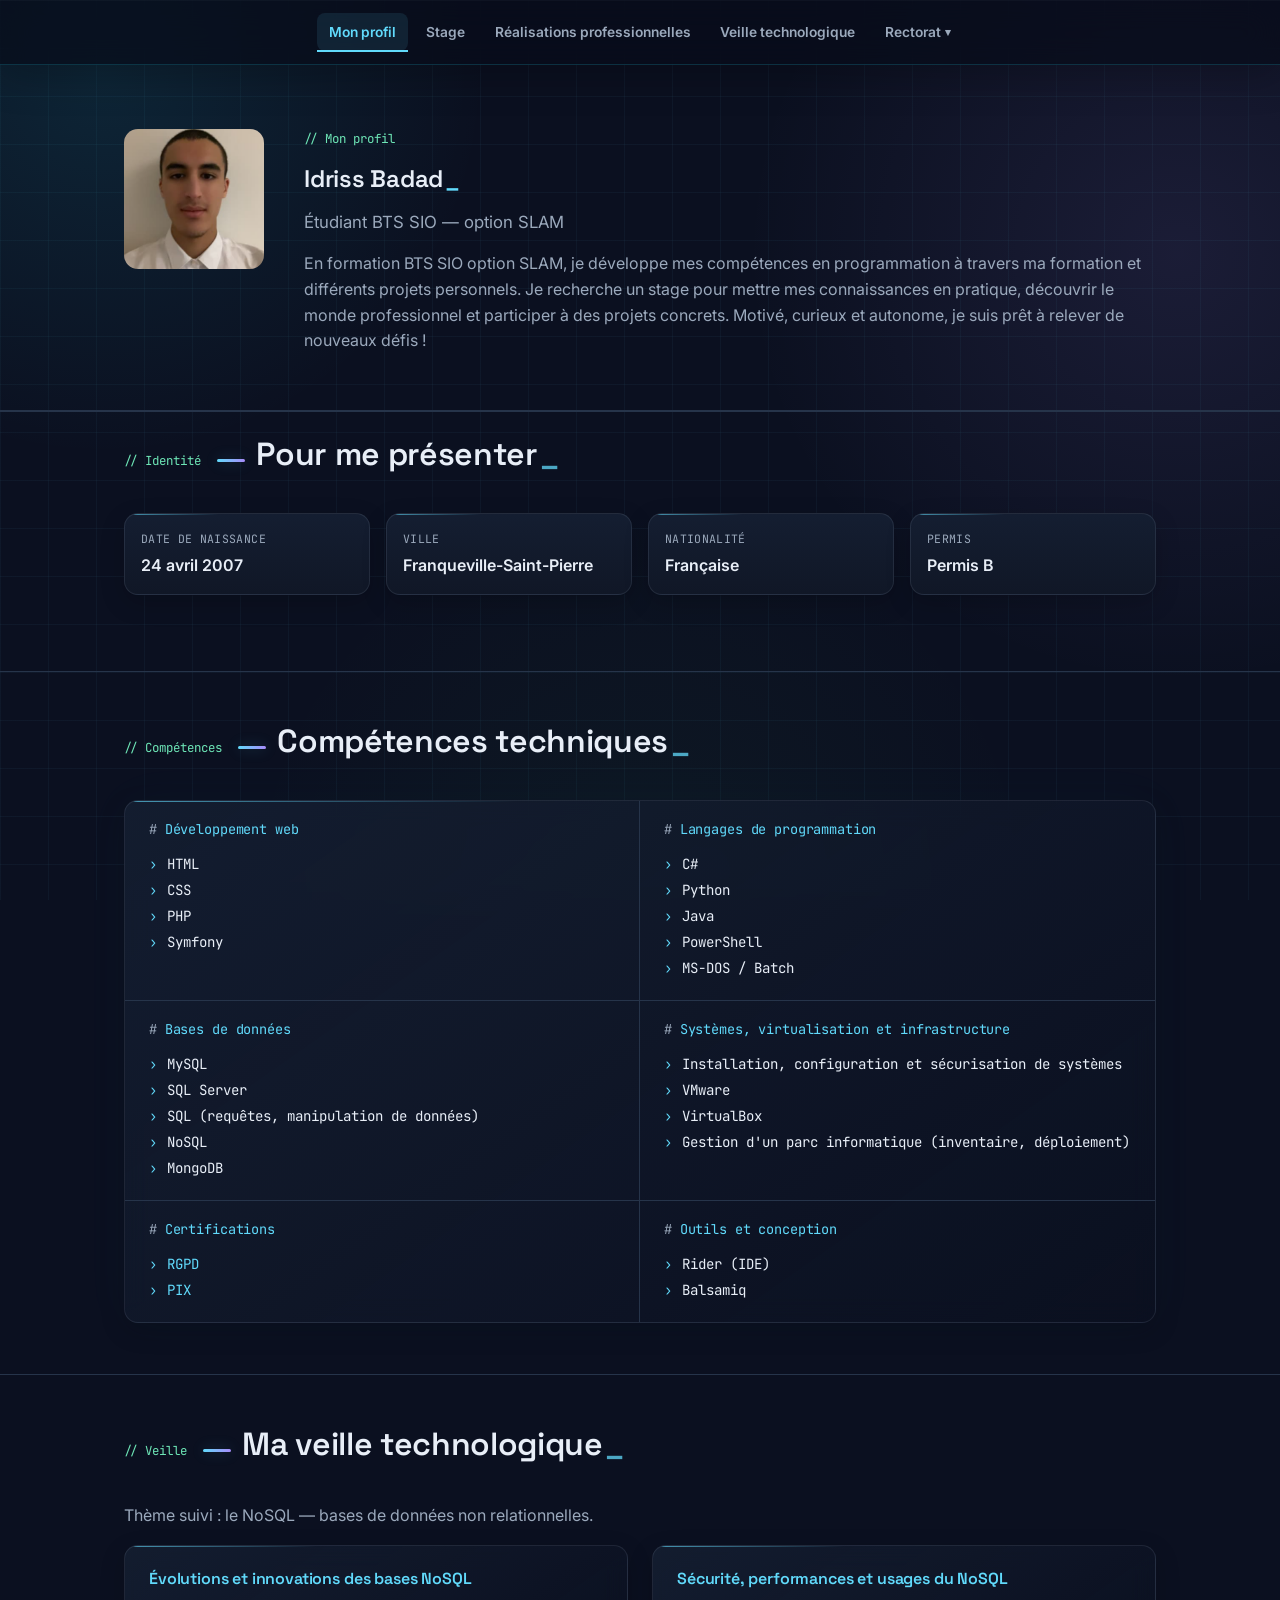
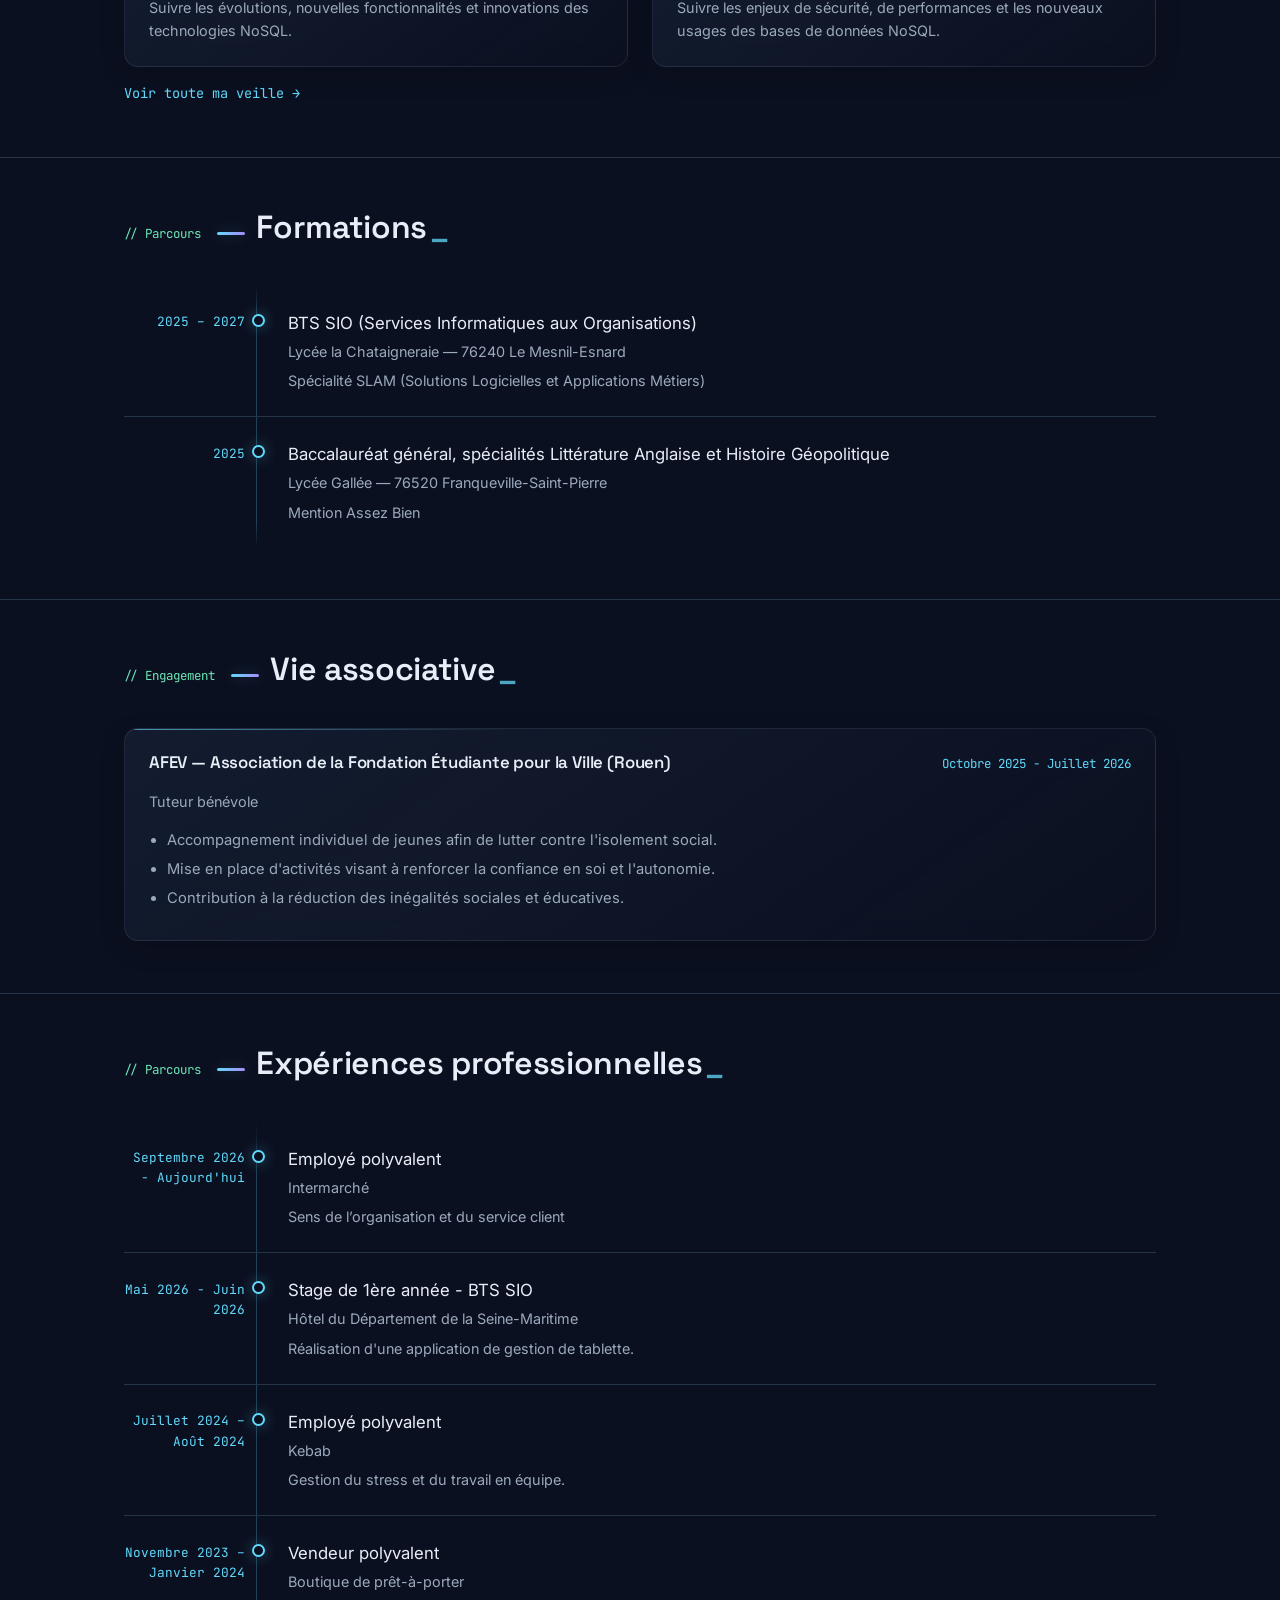
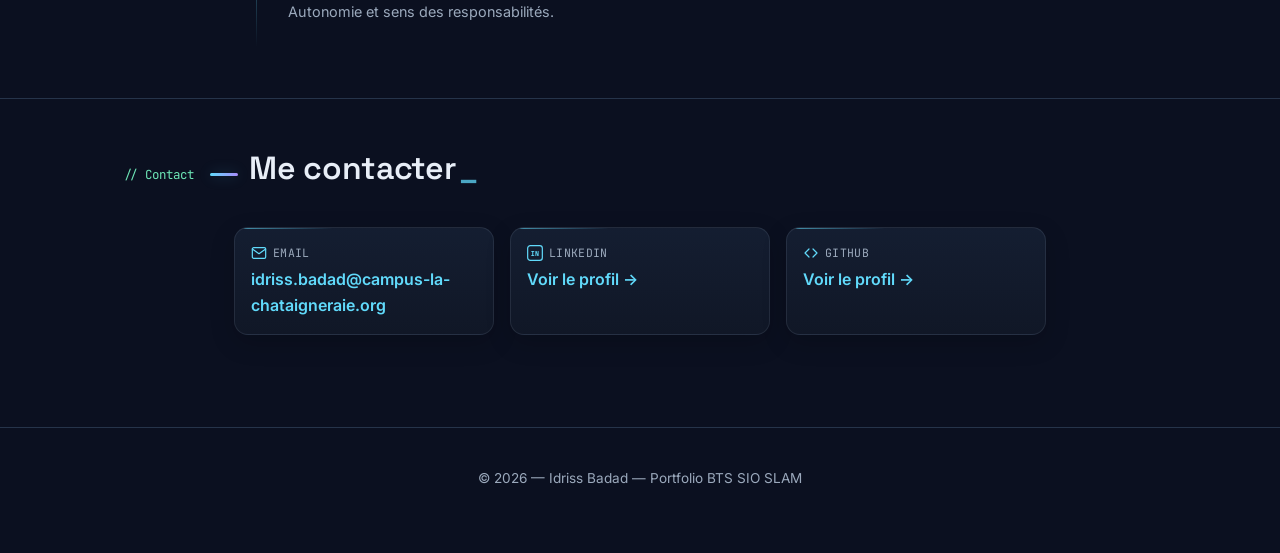
<file: index.html>
<!DOCTYPE html>
<html lang="fr">
<head>
<meta charset="UTF-8">
<meta name="viewport" content="width=device-width, initial-scale=1.0">
<title>Idriss Badad — Portfolio BTS SIO SLAM</title>
<meta name="description" content="Portfolio numérique — profil, formations, expériences et compétences techniques.">

<link rel="preconnect" href="https://fonts.googleapis.com">
<link rel="preconnect" href="https://fonts.gstatic.com" crossorigin>
<link href="https://fonts.googleapis.com/css2?family=Space+Grotesk:wght@500;600;700&family=Inter:wght@400;500;600&family=JetBrains+Mono:wght@400;500;600&display=swap" rel="stylesheet">

<link rel="stylesheet" href="css/style.css">
</head>
<body data-page="profil" id="home">

<a href="#main" class="skip-link">Aller au contenu</a>

<div data-site-nav></div>

<main id="main">

  <!-- PROFIL -->
  <section id="about" class="page-header">
    <div class="wrap">
      <div class="about-grid">
        <div data-photo-container></div>
        <div>
          <span class="section-tag">Mon profil</span>
          <h1 data-full-name>Prénom Nom</h1>
          <p class="lead" data-role>Étudiant BTS SIO — option SLAM</p>
          <p data-about>Présentation à venir.</p>
        </div>
      </div>
    </div>
  </section>
    <!-- INFOS PERSONNELLES -->
  <section id="infos-perso">
    <div class="wrap">
      <div class="section-head">
        <span class="section-tag">Identité</span>
        <h2>Pour me présenter</h2>
      </div>
      <div class="info-grid" data-infos-perso></div>
    </div>
  </section>

  <!-- COMPÉTENCES TECHNIQUES -->
  <section id="skills">
    <div class="wrap">
      <div class="section-head">
        <span class="section-tag">Compétences</span>
        <h2>Compétences techniques</h2>
      </div>
      <div class="skills-file">
        <div data-skills></div>
      </div>
    </div>
  </section>

  <!-- APERÇU DE LA VEILLE TECHNOLOGIQUE -->
  <section id="veille-apercu">
    <div class="wrap">
      <div class="section-head">
        <span class="section-tag">Veille</span>
        <h2>Ma veille technologique</h2>
      </div>
      <p data-veille-apercu-theme>Thème à venir.</p>
      <div class="content-card-grid" data-veille-apercu-bornages></div>
      <a href="veille.html" class="project-detail-link">Voir toute ma veille →</a>
    </div>
  </section>

  <!-- FORMATIONS -->
  <section id="formations">
    <div class="wrap">
      <div class="section-head">
        <span class="section-tag">Parcours</span>
        <h2>Formations</h2>
      </div>
      <div class="timeline-list" data-formations></div>
    </div>
  </section>

  <!-- VIE ASSOCIATIVE -->
  <section id="vie-associative">
    <div class="wrap">
      <div class="section-head">
        <span class="section-tag">Engagement</span>
        <h2>Vie associative</h2>
      </div>
      <div data-vie-associative></div>
    </div>
  </section>

  <!-- EXPÉRIENCES PROFESSIONNELLES -->
  <section id="experiences">
    <div class="wrap">
      <div class="section-head">
        <span class="section-tag">Parcours</span>
        <h2>Expériences professionnelles</h2>
      </div>
      <div class="timeline-list" data-experiences></div>
    </div>
  </section>

  <!-- CONTACT -->
  <section id="contact">
    <div class="wrap">
      <div class="section-head">
        <span class="section-tag">Contact</span>
        <h2>Me contacter</h2>
      </div>
      <div class="info-grid" data-contact></div>
    </div>
  </section>

</main>

<div data-site-footer></div>

<script src="js/content.js"></script>
<script src="js/nav.js"></script>
<script src="js/script.js"></script>
</body>
</html>
</file>
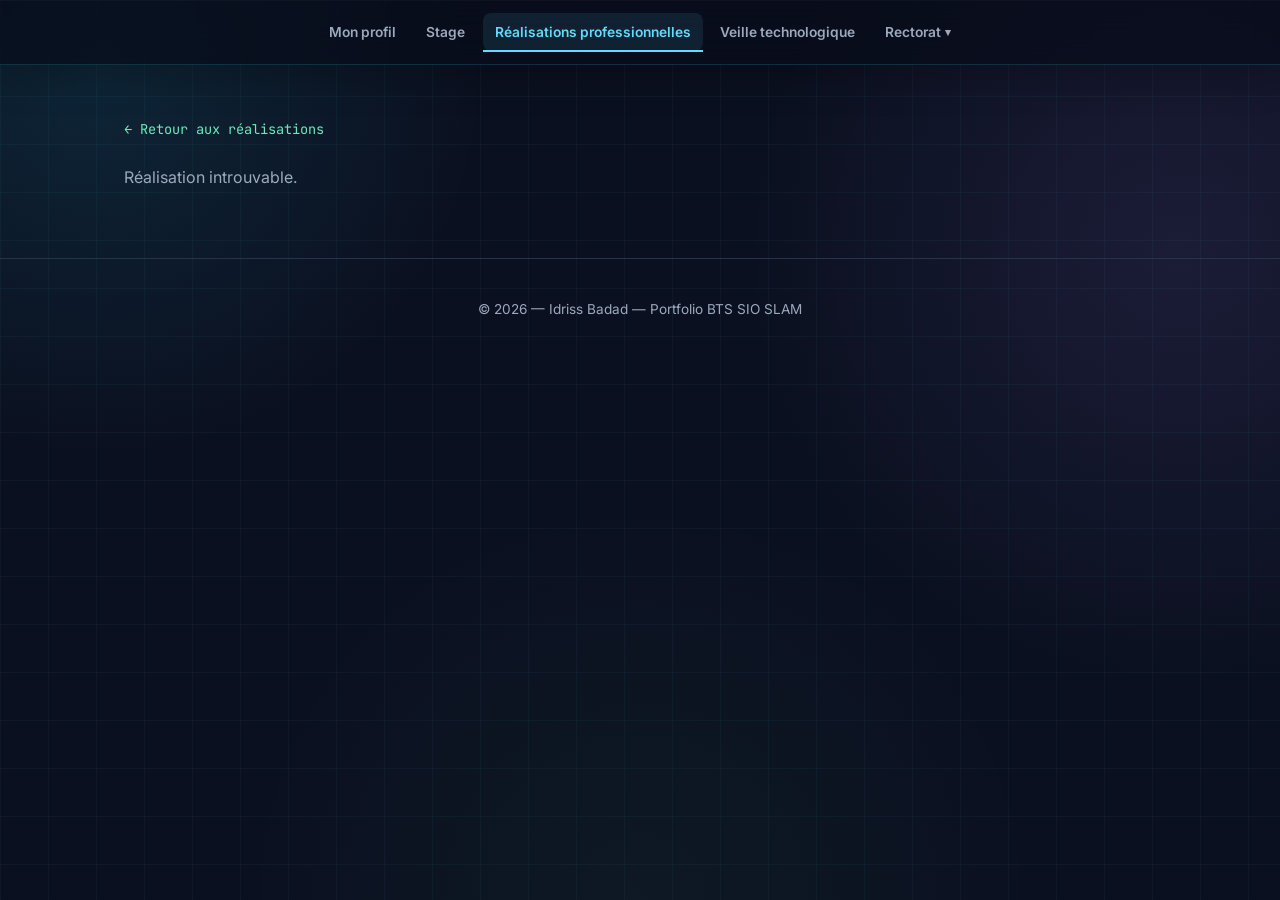
<file: realisation-detail.html>
<!DOCTYPE html>
<html lang="fr">
<head>
<meta charset="UTF-8">
<meta name="viewport" content="width=device-width, initial-scale=1.0">
<title>Réalisation — Portfolio BTS SIO SLAM</title>
<meta name="description" content="Détail d'une réalisation professionnelle.">

<link rel="preconnect" href="https://fonts.googleapis.com">
<link rel="preconnect" href="https://fonts.gstatic.com" crossorigin>
<link href="https://fonts.googleapis.com/css2?family=Space+Grotesk:wght@500;600;700&family=Inter:wght@400;500;600&family=JetBrains+Mono:wght@400;500;600&display=swap" rel="stylesheet">

<link rel="stylesheet" href="css/style.css">
</head>
<body data-page="realisations">

<a href="#main" class="skip-link">Aller au contenu</a>

<div data-site-nav></div>

<main id="main">
  <section id="project-detail">
    <div class="wrap">
      <a href="realisations.html" class="back-link">← Retour aux réalisations</a>
      <div data-project-detail></div>
    </div>
  </section>
</main>

<div data-site-footer></div>

<script src="js/content.js"></script>
<script src="js/nav.js"></script>
<script src="js/script.js"></script>
</body>
</html>
</file>
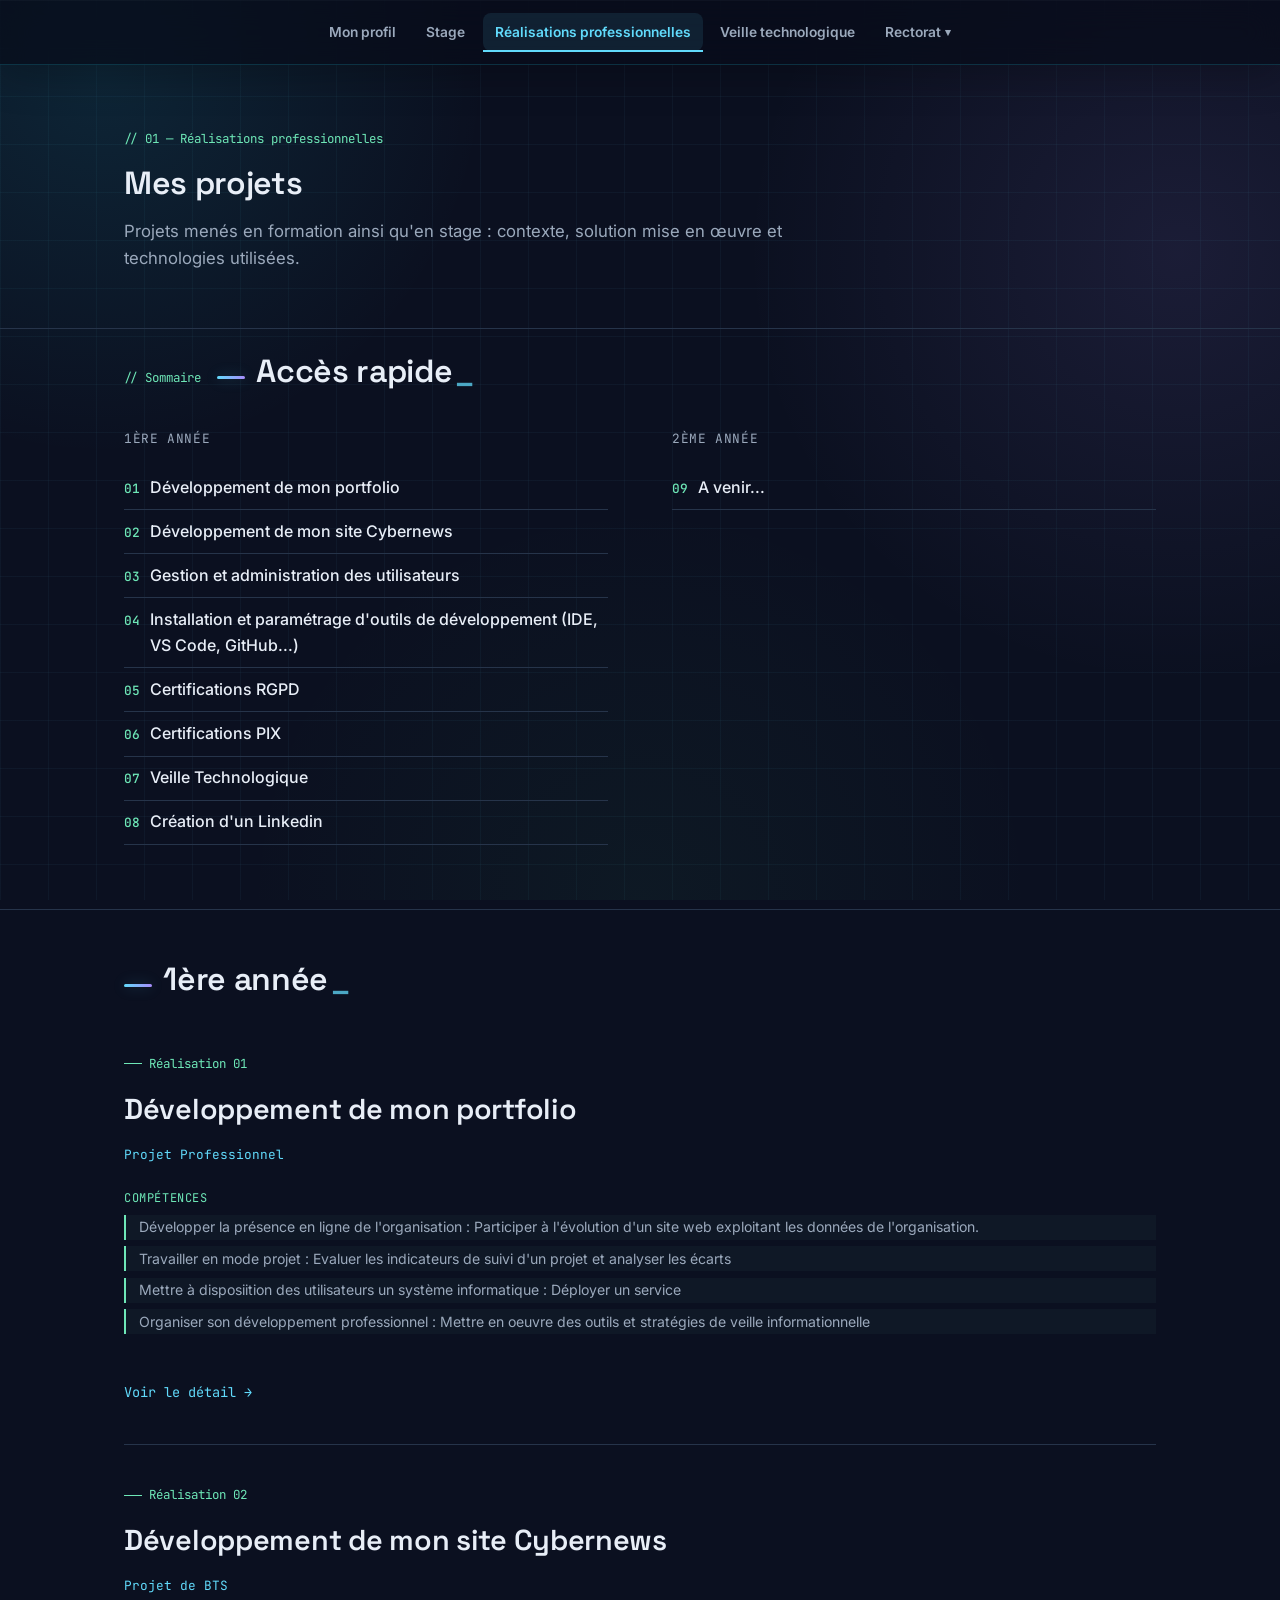
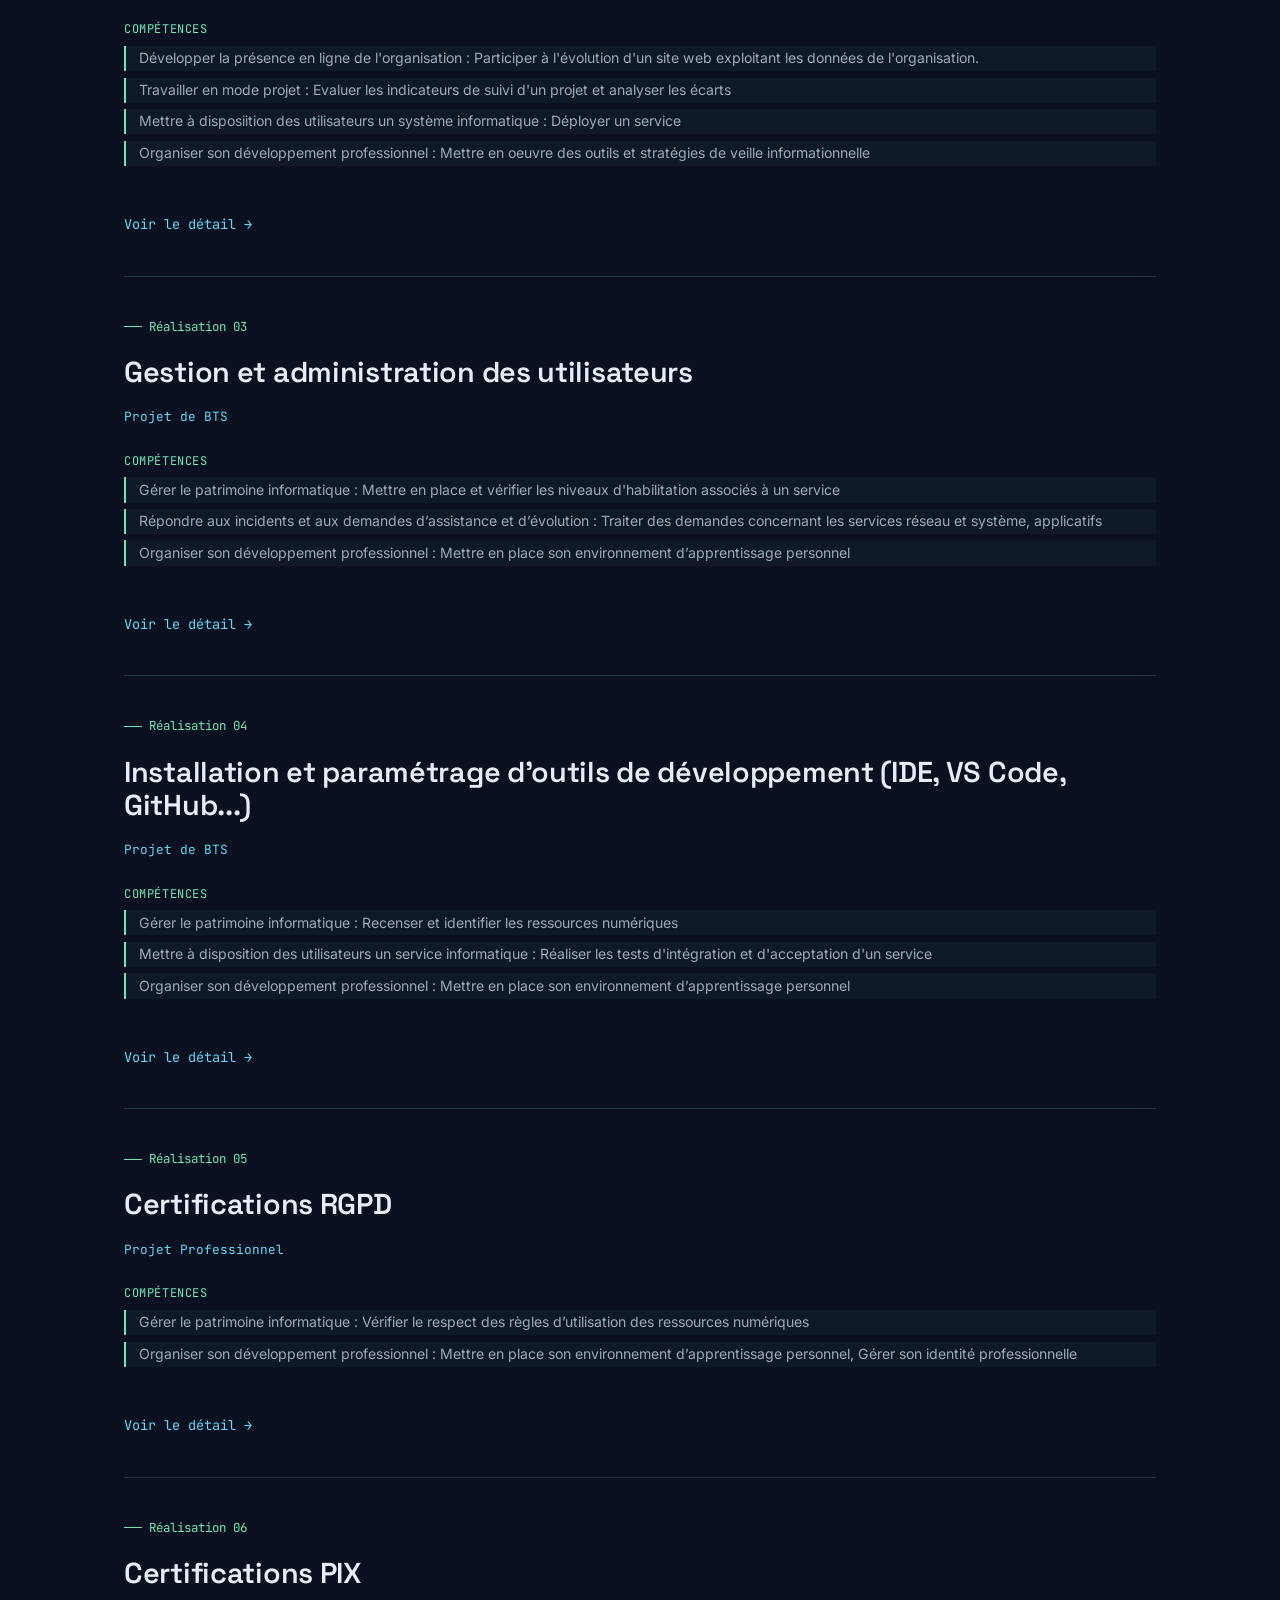
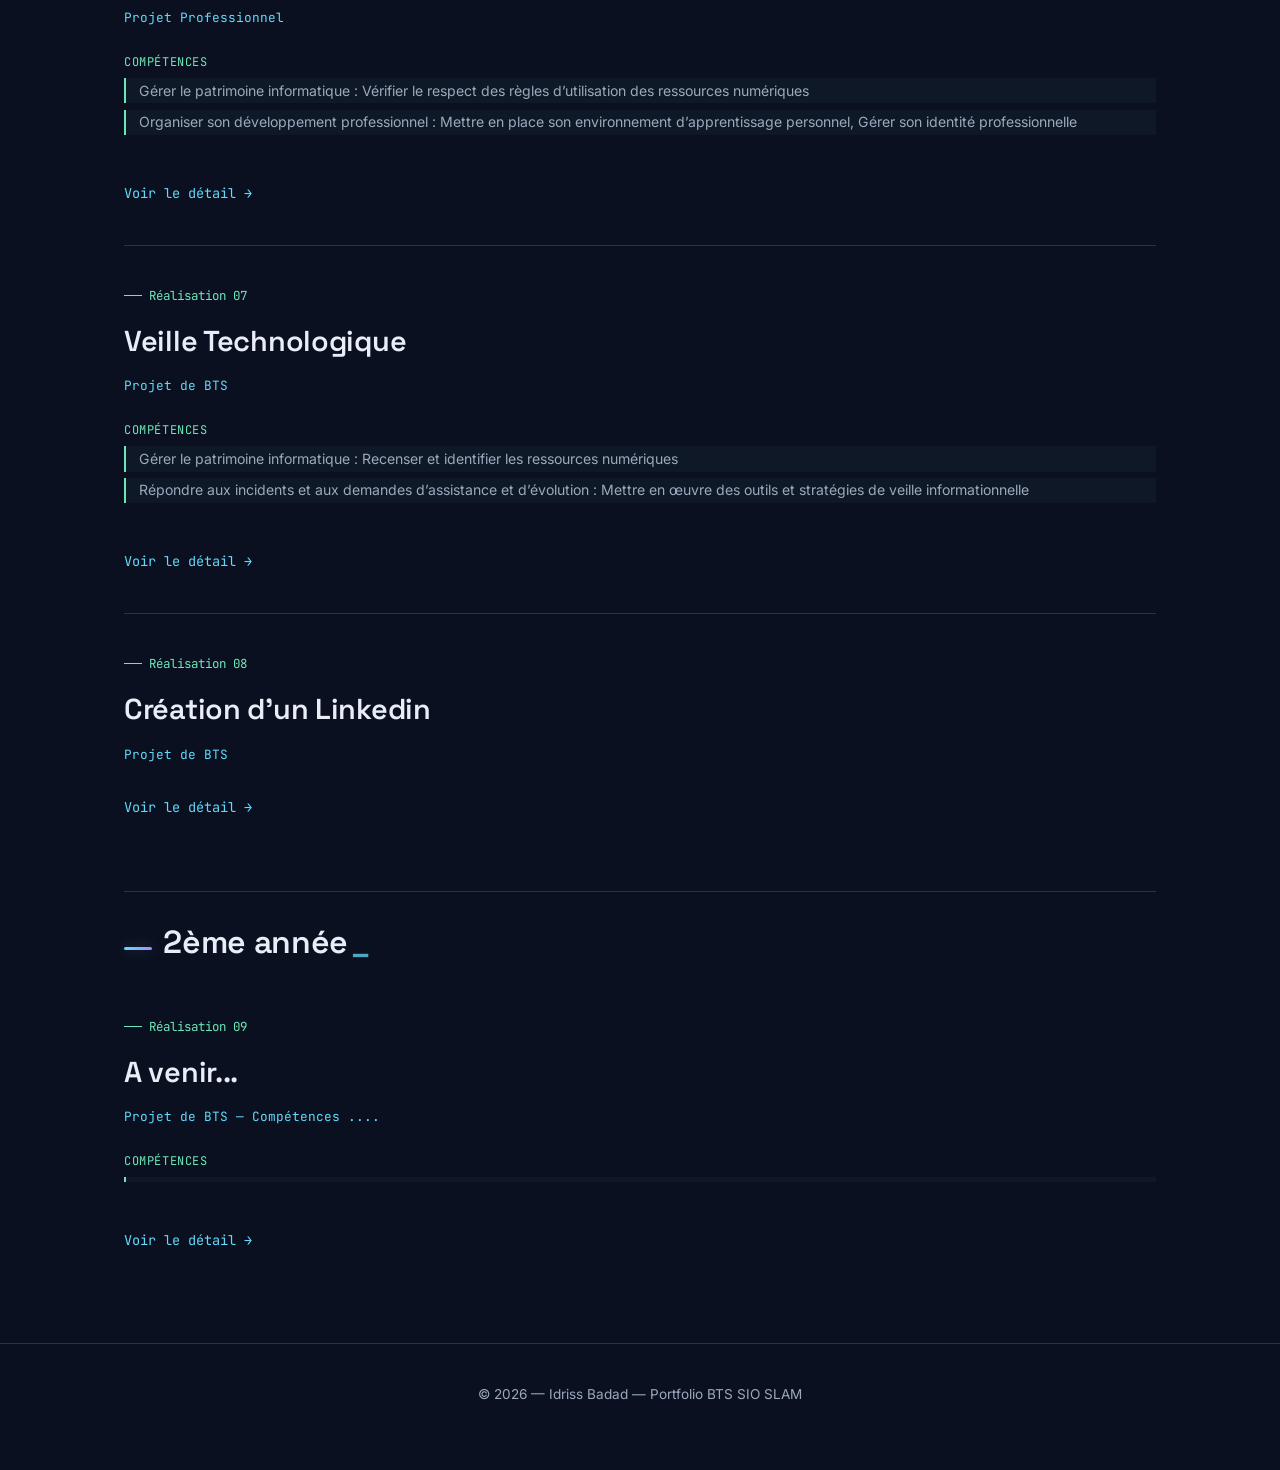
<file: realisations.html>
<!DOCTYPE html>
<html lang="fr">
<head>
<meta charset="UTF-8">
<meta name="viewport" content="width=device-width, initial-scale=1.0">
<title>Réalisations professionnelles — Portfolio BTS SIO SLAM</title>
<meta name="description" content="Projets réalisés en formation, en stage ou en alternance.">

<link rel="preconnect" href="https://fonts.googleapis.com">
<link rel="preconnect" href="https://fonts.gstatic.com" crossorigin>
<link href="https://fonts.googleapis.com/css2?family=Space+Grotesk:wght@500;600;700&family=Inter:wght@400;500;600&family=JetBrains+Mono:wght@400;500;600&display=swap" rel="stylesheet">

<link rel="stylesheet" href="css/style.css">
</head>
<body data-page="realisations">

<a href="#main" class="skip-link">Aller au contenu</a>

<div data-site-nav></div>

<main id="main">

  <header class="page-header">
    <div class="wrap">
      <span class="section-tag">01 — Réalisations professionnelles</span>
      <h1>Mes projets</h1>
      <p class="lead">Projets menés en formation ainsi qu'en stage : contexte, solution mise en œuvre et technologies utilisées.</p>
    </div>
  </header>

  <section id="projects-hub">
    <div class="wrap">
      <div class="section-head">
        <span class="section-tag">Sommaire</span>
        <h2>Accès rapide</h2>
      </div>
      <div class="hub-grid" data-projects-hub></div>
    </div>
  </section>

  <section id="projects">
    <div class="wrap">
      <div class="projects-grid" data-projects></div>
    </div>
  </section>

</main>

<div data-site-footer></div>

<script src="js/content.js"></script>
<script src="js/nav.js"></script>
<script src="js/script.js"></script>
</body>
</html>
</file>
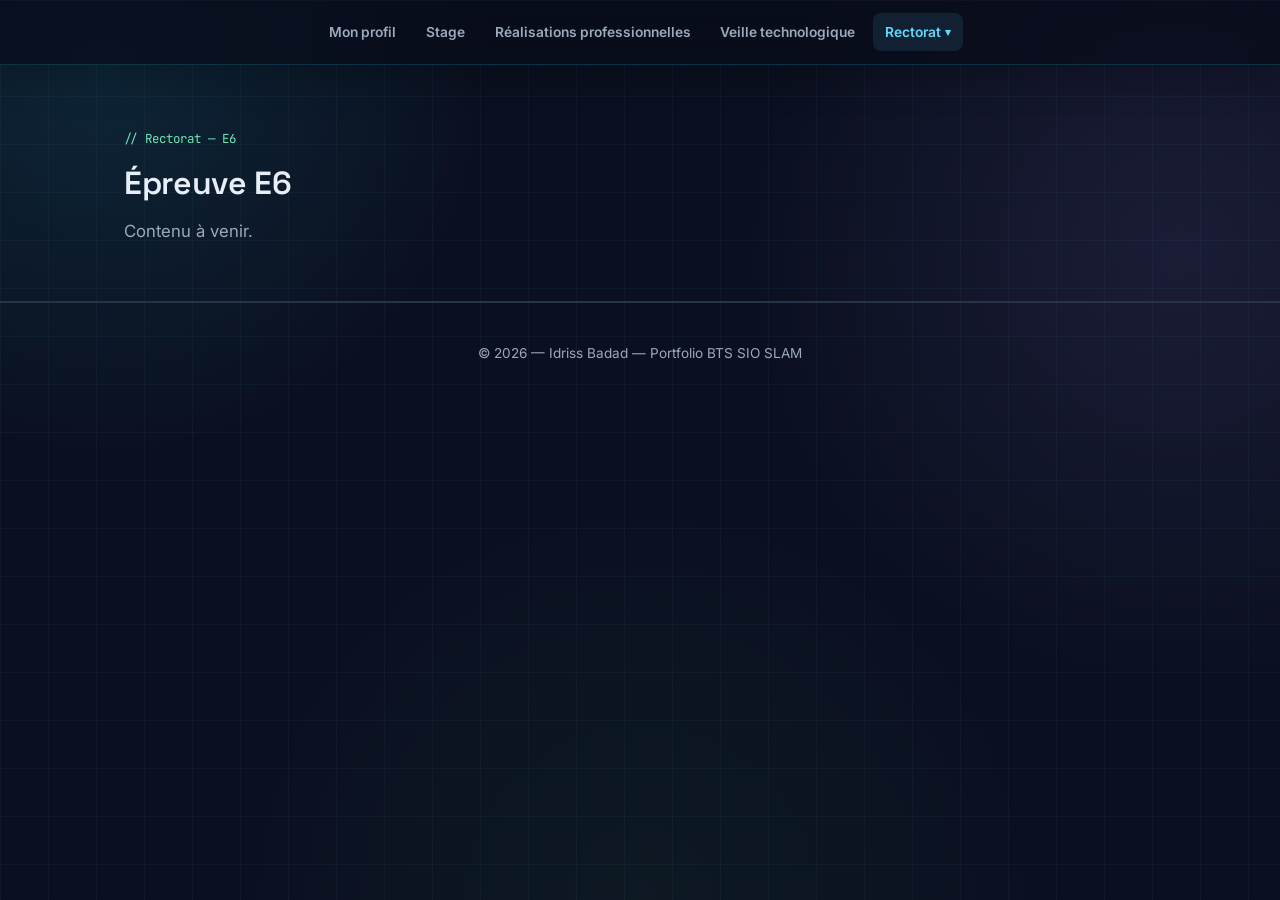
<file: rectorat-e6.html>
<!DOCTYPE html>
<html lang="fr">
<head>
<meta charset="UTF-8">
<meta name="viewport" content="width=device-width, initial-scale=1.0">
<title>Rectorat — E6 — Portfolio BTS SIO SLAM</title>
<meta name="description" content="Documents officiels liés à l'épreuve E6.">

<link rel="preconnect" href="https://fonts.googleapis.com">
<link rel="preconnect" href="https://fonts.gstatic.com" crossorigin>
<link href="https://fonts.googleapis.com/css2?family=Space+Grotesk:wght@500;600;700&family=Inter:wght@400;500;600&family=JetBrains+Mono:wght@400;500;600&display=swap" rel="stylesheet">

<link rel="stylesheet" href="css/style.css">
</head>
<body data-page="rectorat-e6">

<a href="#main" class="skip-link">Aller au contenu</a>

<div data-site-nav></div>

<main id="main">
  <header class="page-header">
    <div class="wrap">
      <span class="section-tag">Rectorat — E6</span>
      <h1>Épreuve E6</h1>
      <p class="lead">Contenu à venir.</p>
    </div>
  </header>
</main>

<div data-site-footer></div>

<script src="js/content.js"></script>
<script src="js/nav.js"></script>
<script src="js/script.js"></script>
</body>
</html>
</file>
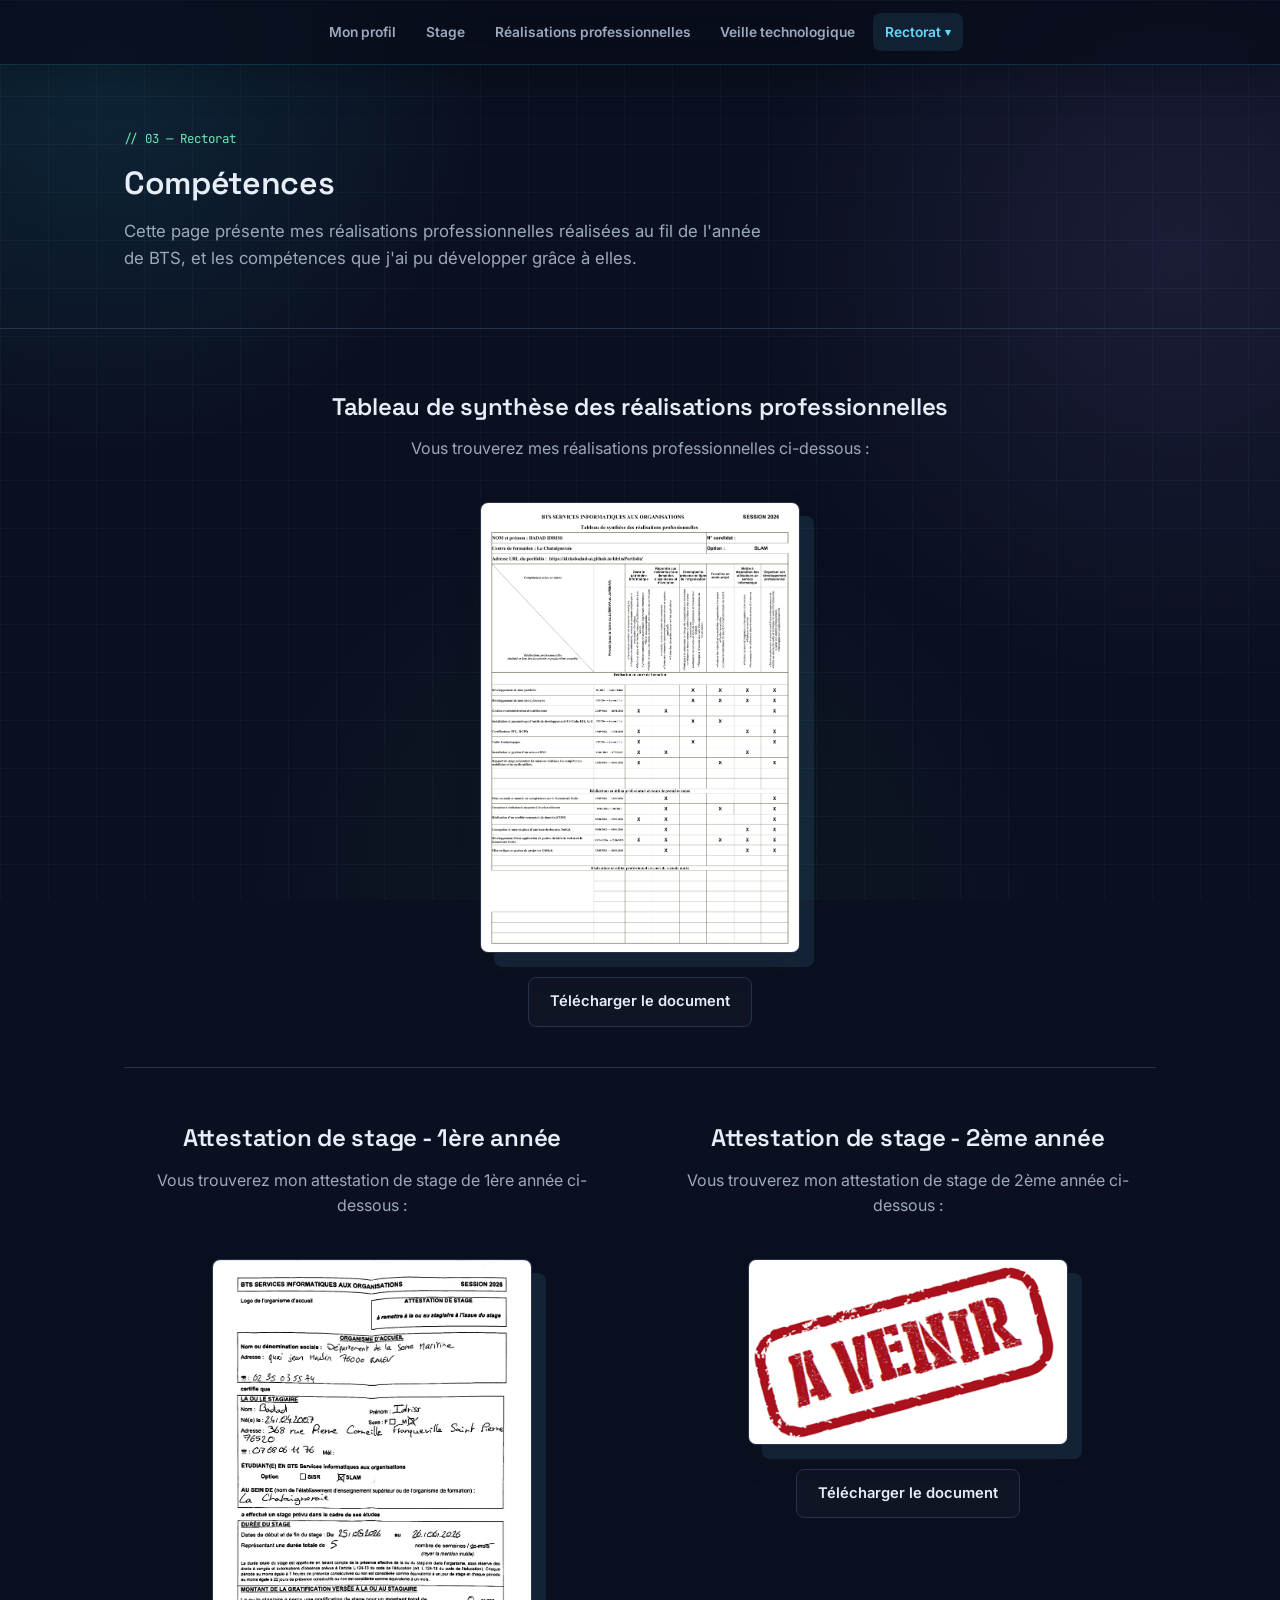
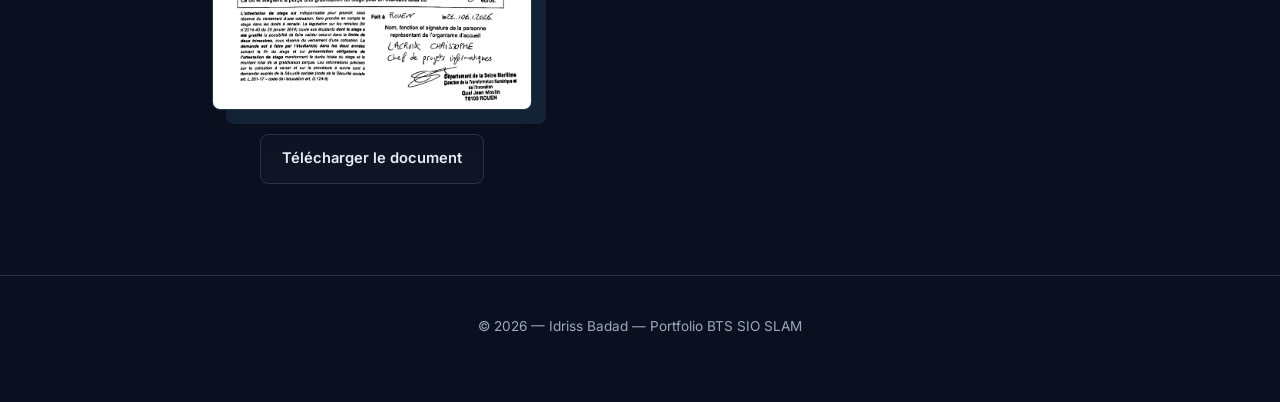
<file: rectorat.html>
<!DOCTYPE html>
<html lang="fr">
<head>
<meta charset="UTF-8">
<meta name="viewport" content="width=device-width, initial-scale=1.0">
<title>Rectorat — Portfolio BTS SIO SLAM</title>
<meta name="description" content="Informations et documents officiels liés à la certification.">

<link rel="preconnect" href="https://fonts.googleapis.com">
<link rel="preconnect" href="https://fonts.gstatic.com" crossorigin>
<link href="https://fonts.googleapis.com/css2?family=Space+Grotesk:wght@500;600;700&family=Inter:wght@400;500;600&family=JetBrains+Mono:wght@400;500;600&display=swap" rel="stylesheet">

<link rel="stylesheet" href="css/style.css">
</head>
<body data-page="rectorat">

<a href="#main" class="skip-link">Aller au contenu</a>

<div data-site-nav></div>

<main id="main">

  <header class="page-header">
    <div class="wrap">
      <span class="section-tag">03 — Rectorat</span>
      <h1>Compétences</h1>
      <p class="lead" data-rectorat-intro>Informations administratives à venir.</p>
    </div>
  </header>

  <section id="rectorat-docs">
    <div class="wrap">
      <div class="doc-list" data-rectorat-docs></div>
    </div>
  </section>

</main>

<div data-site-footer></div>

<script src="js/content.js"></script>
<script src="js/nav.js"></script>
<script src="js/script.js"></script>
</body>
</html>
</file>
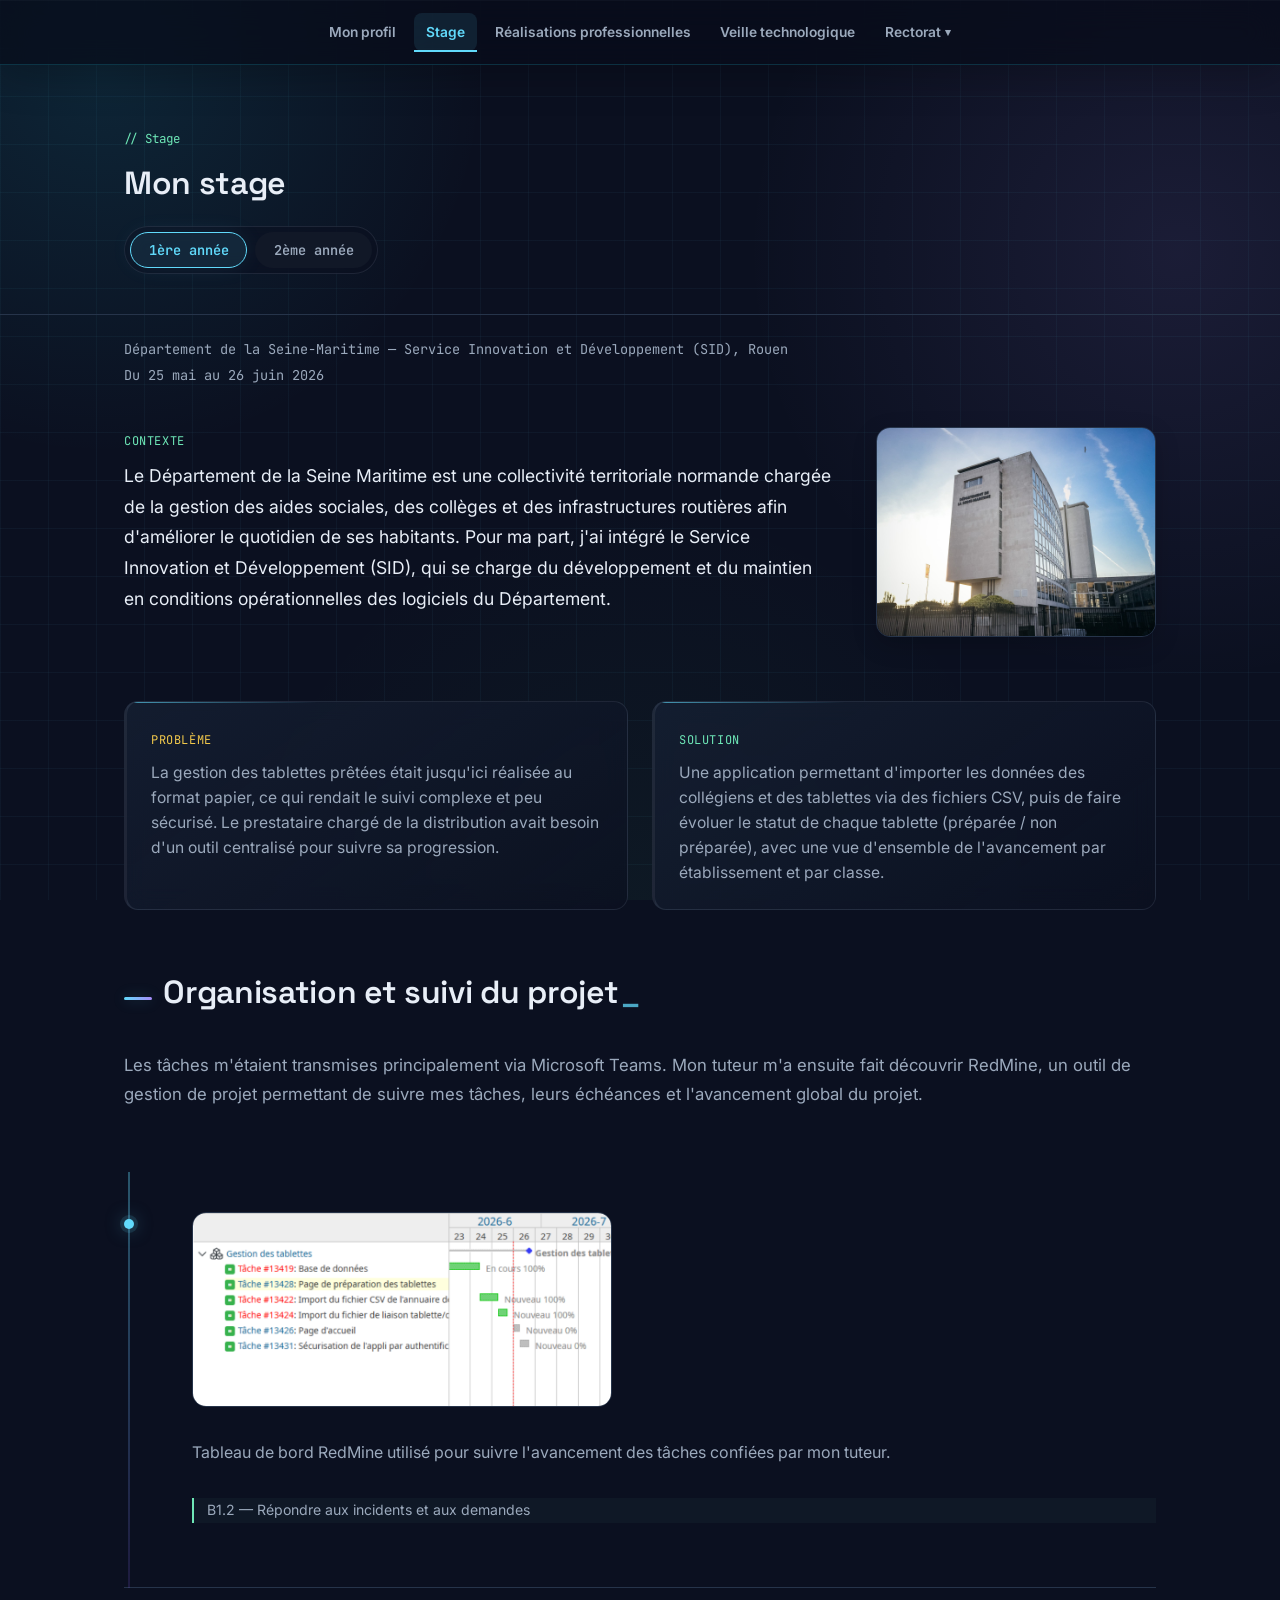
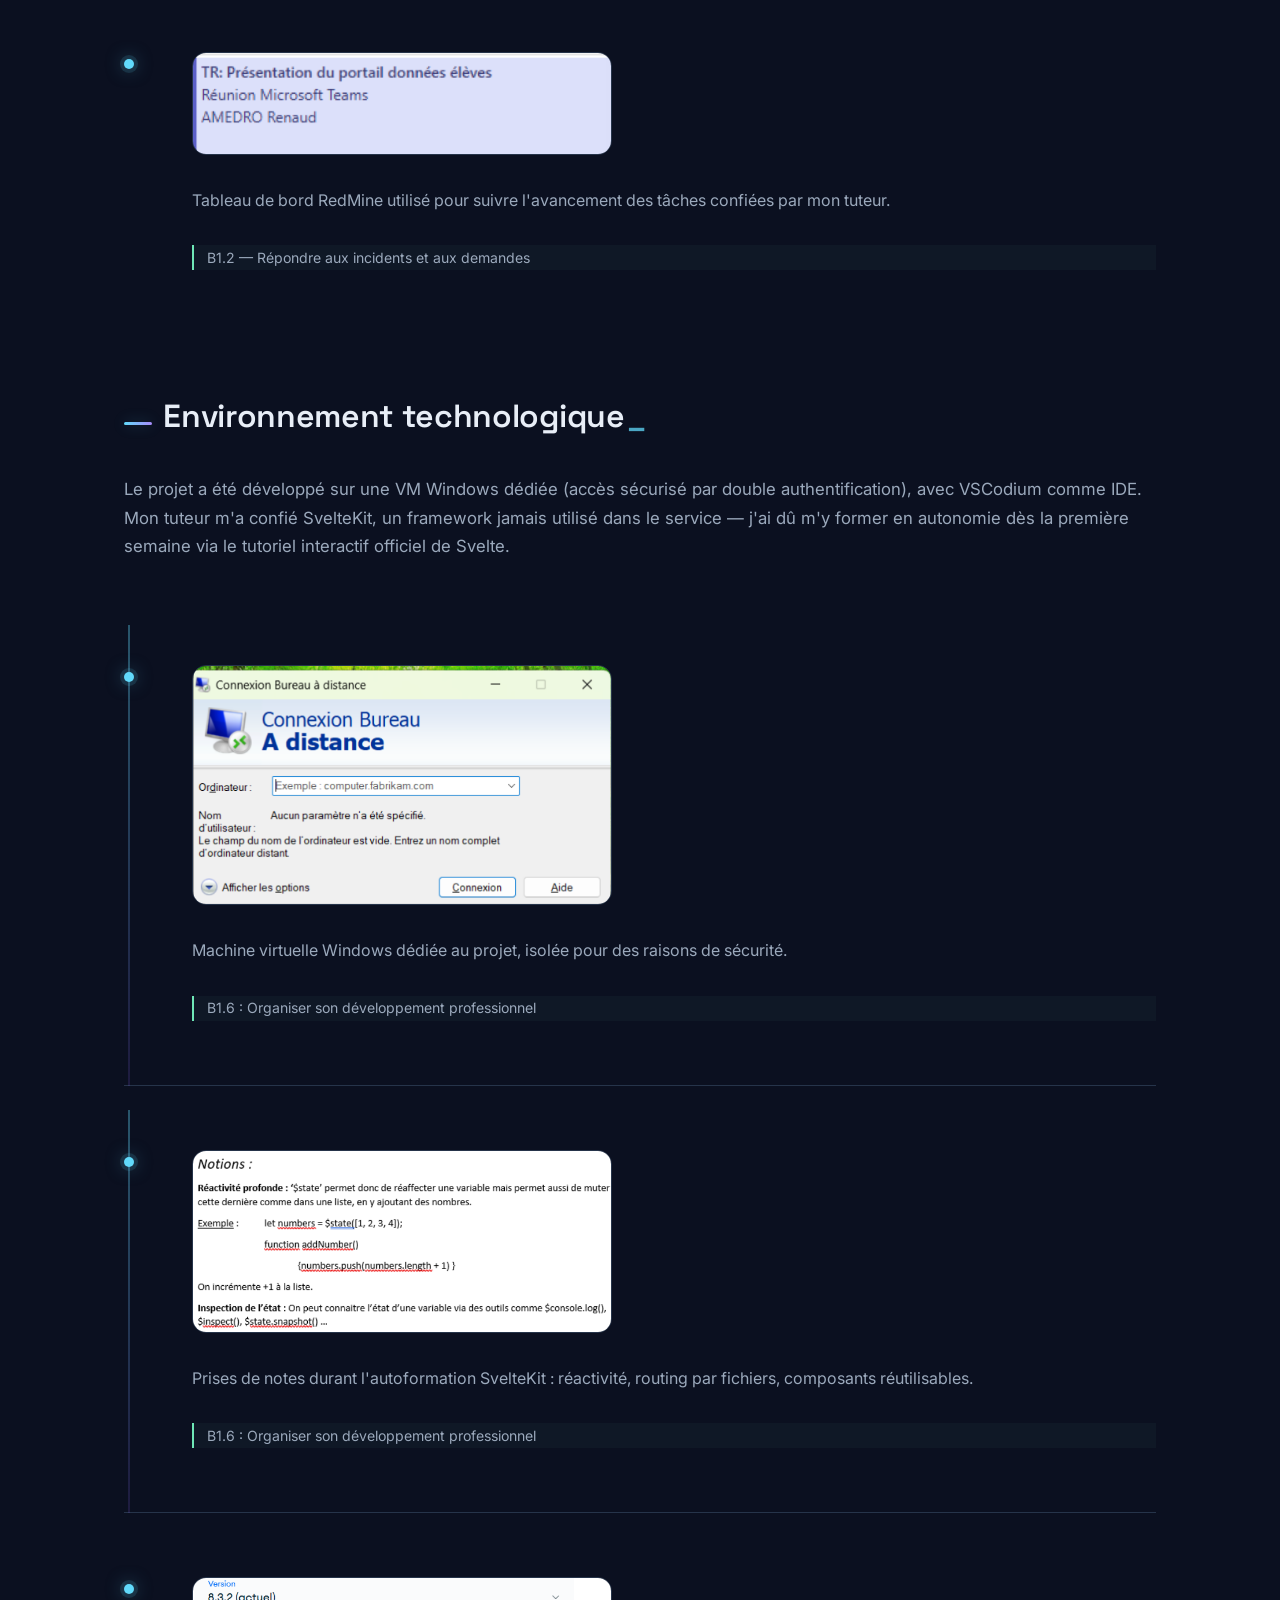
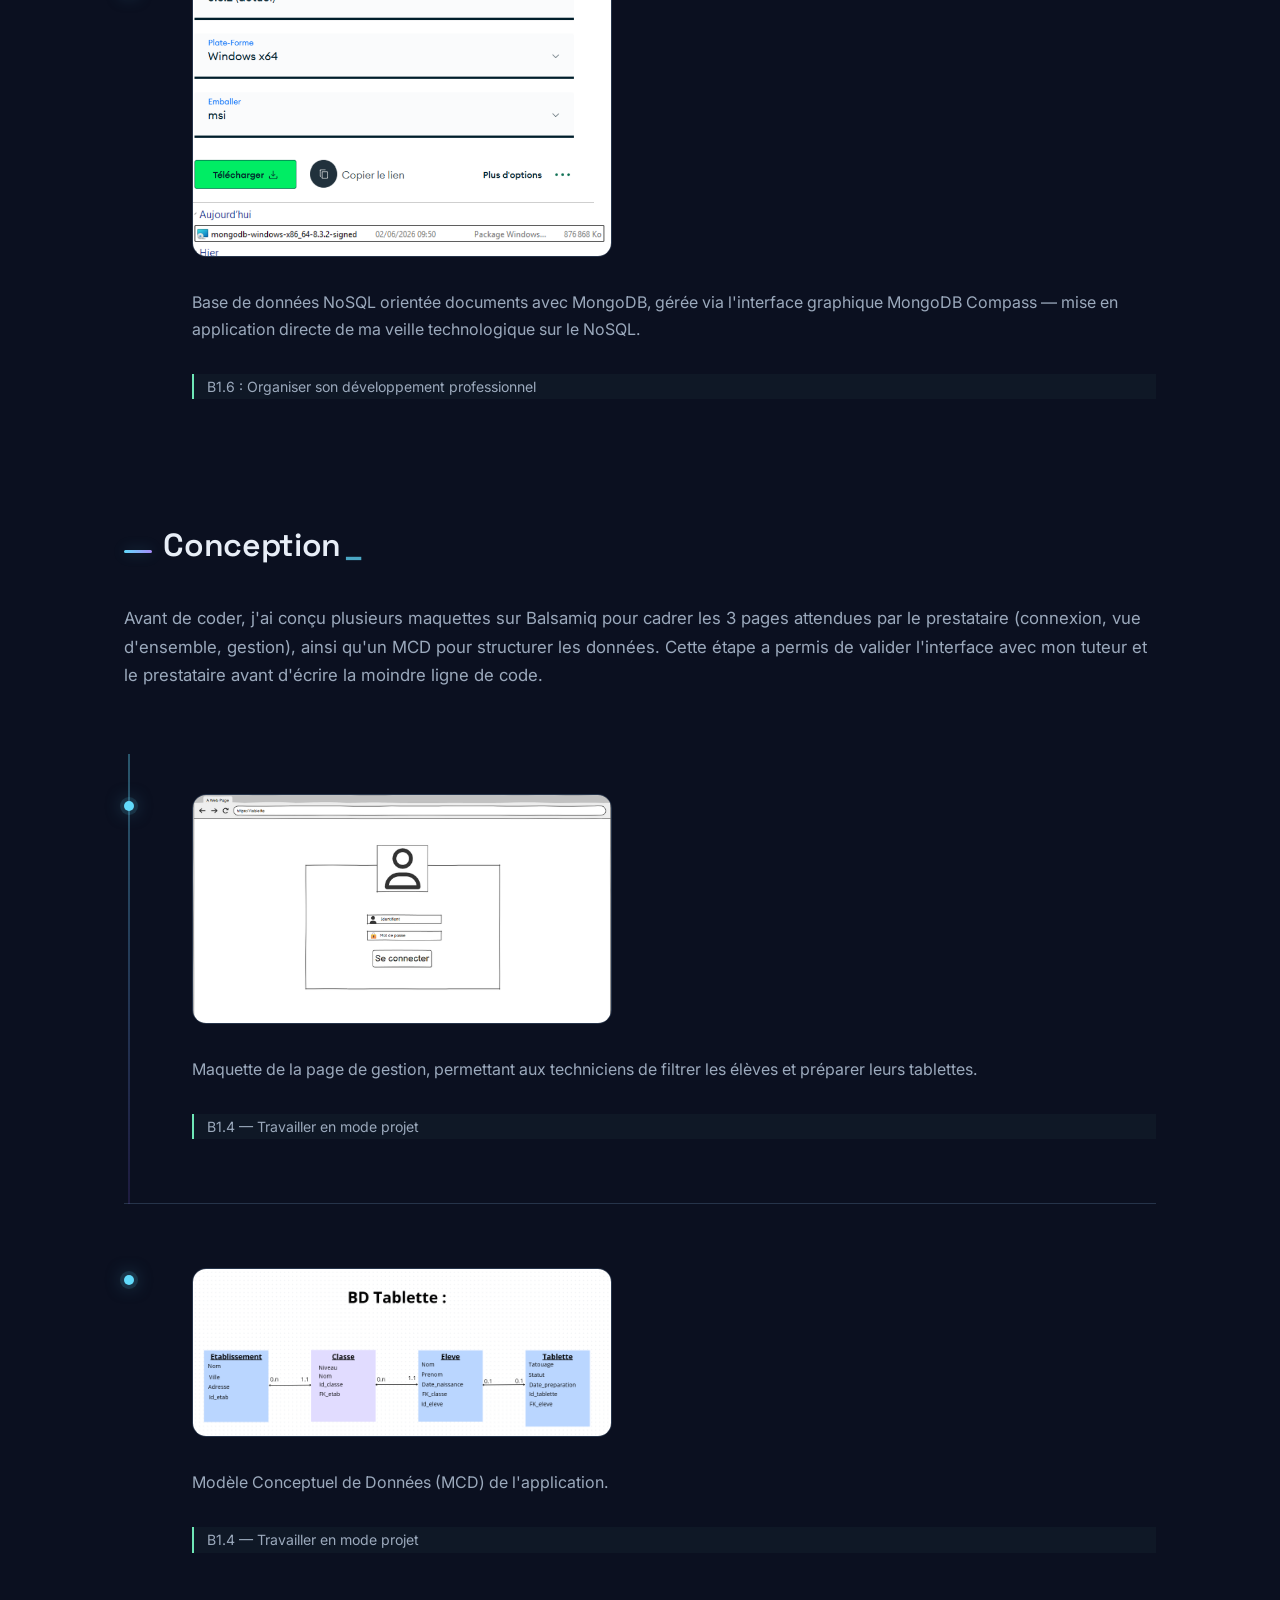
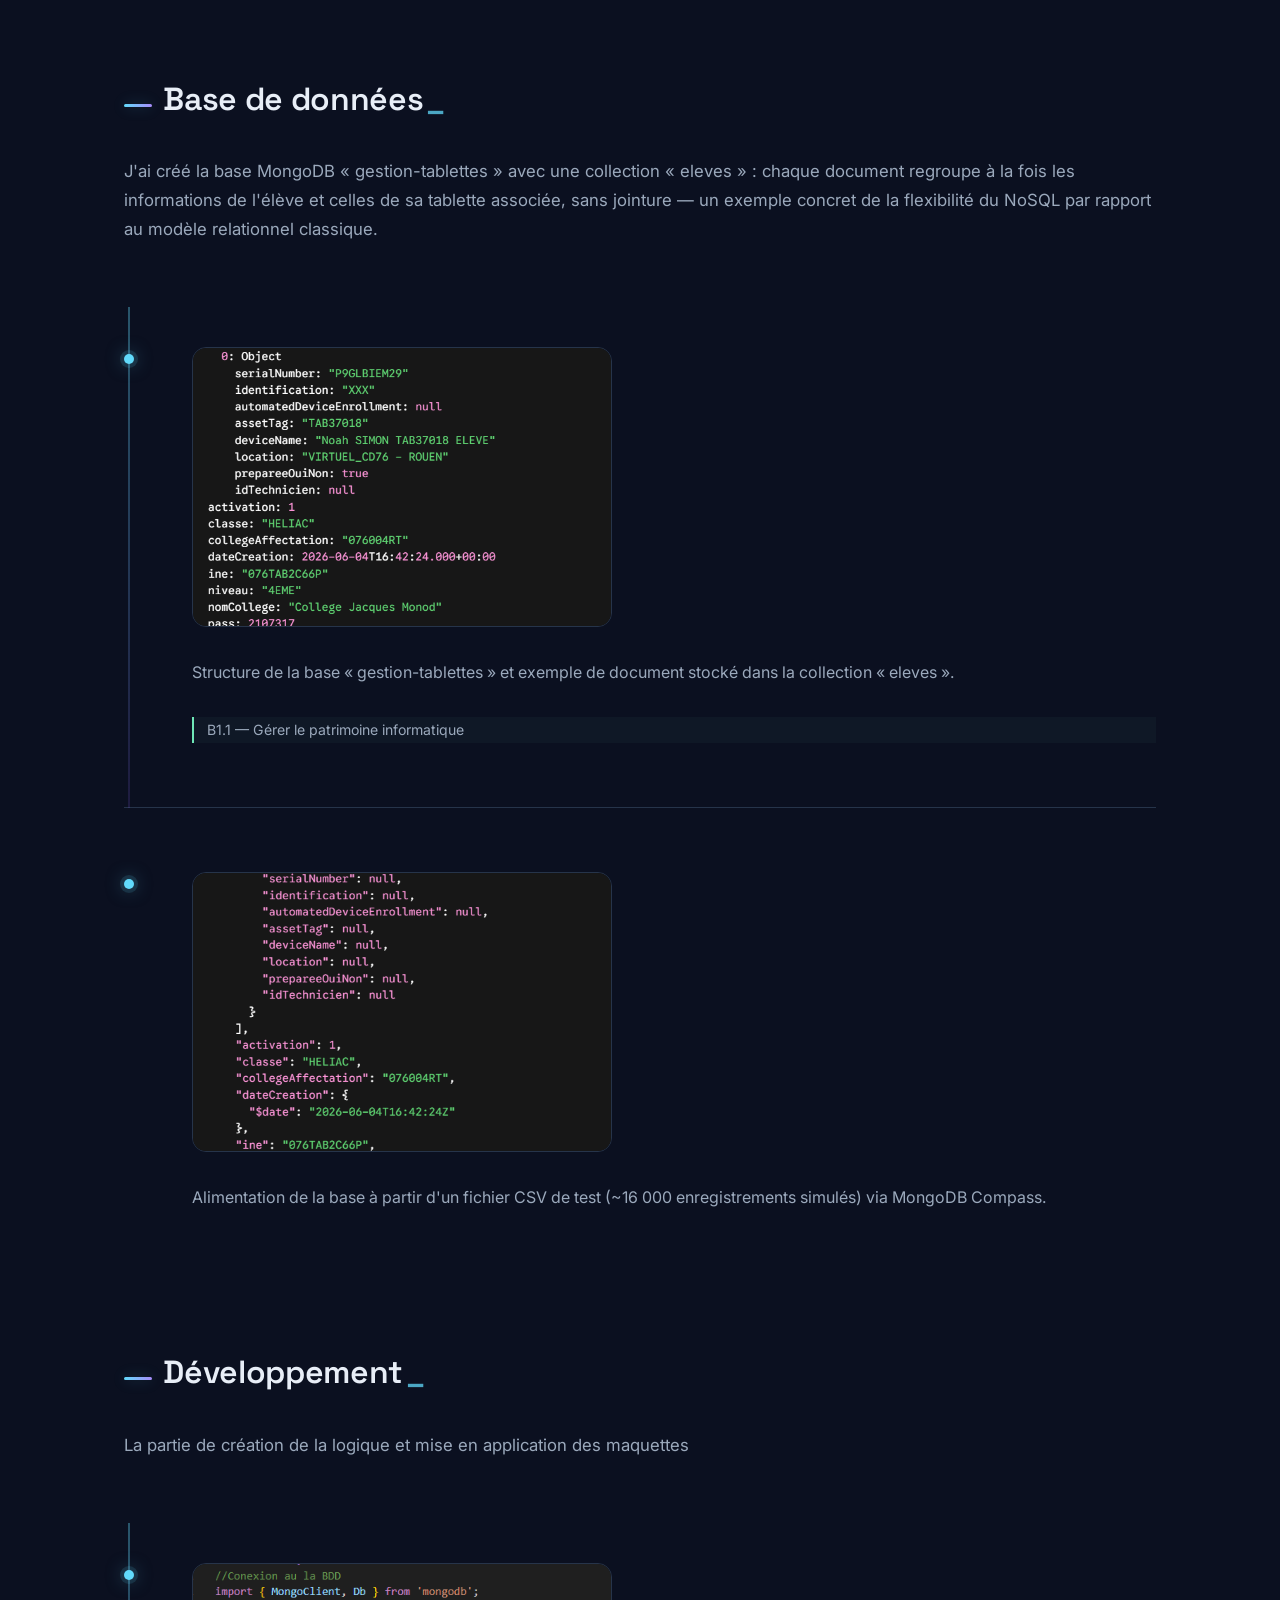
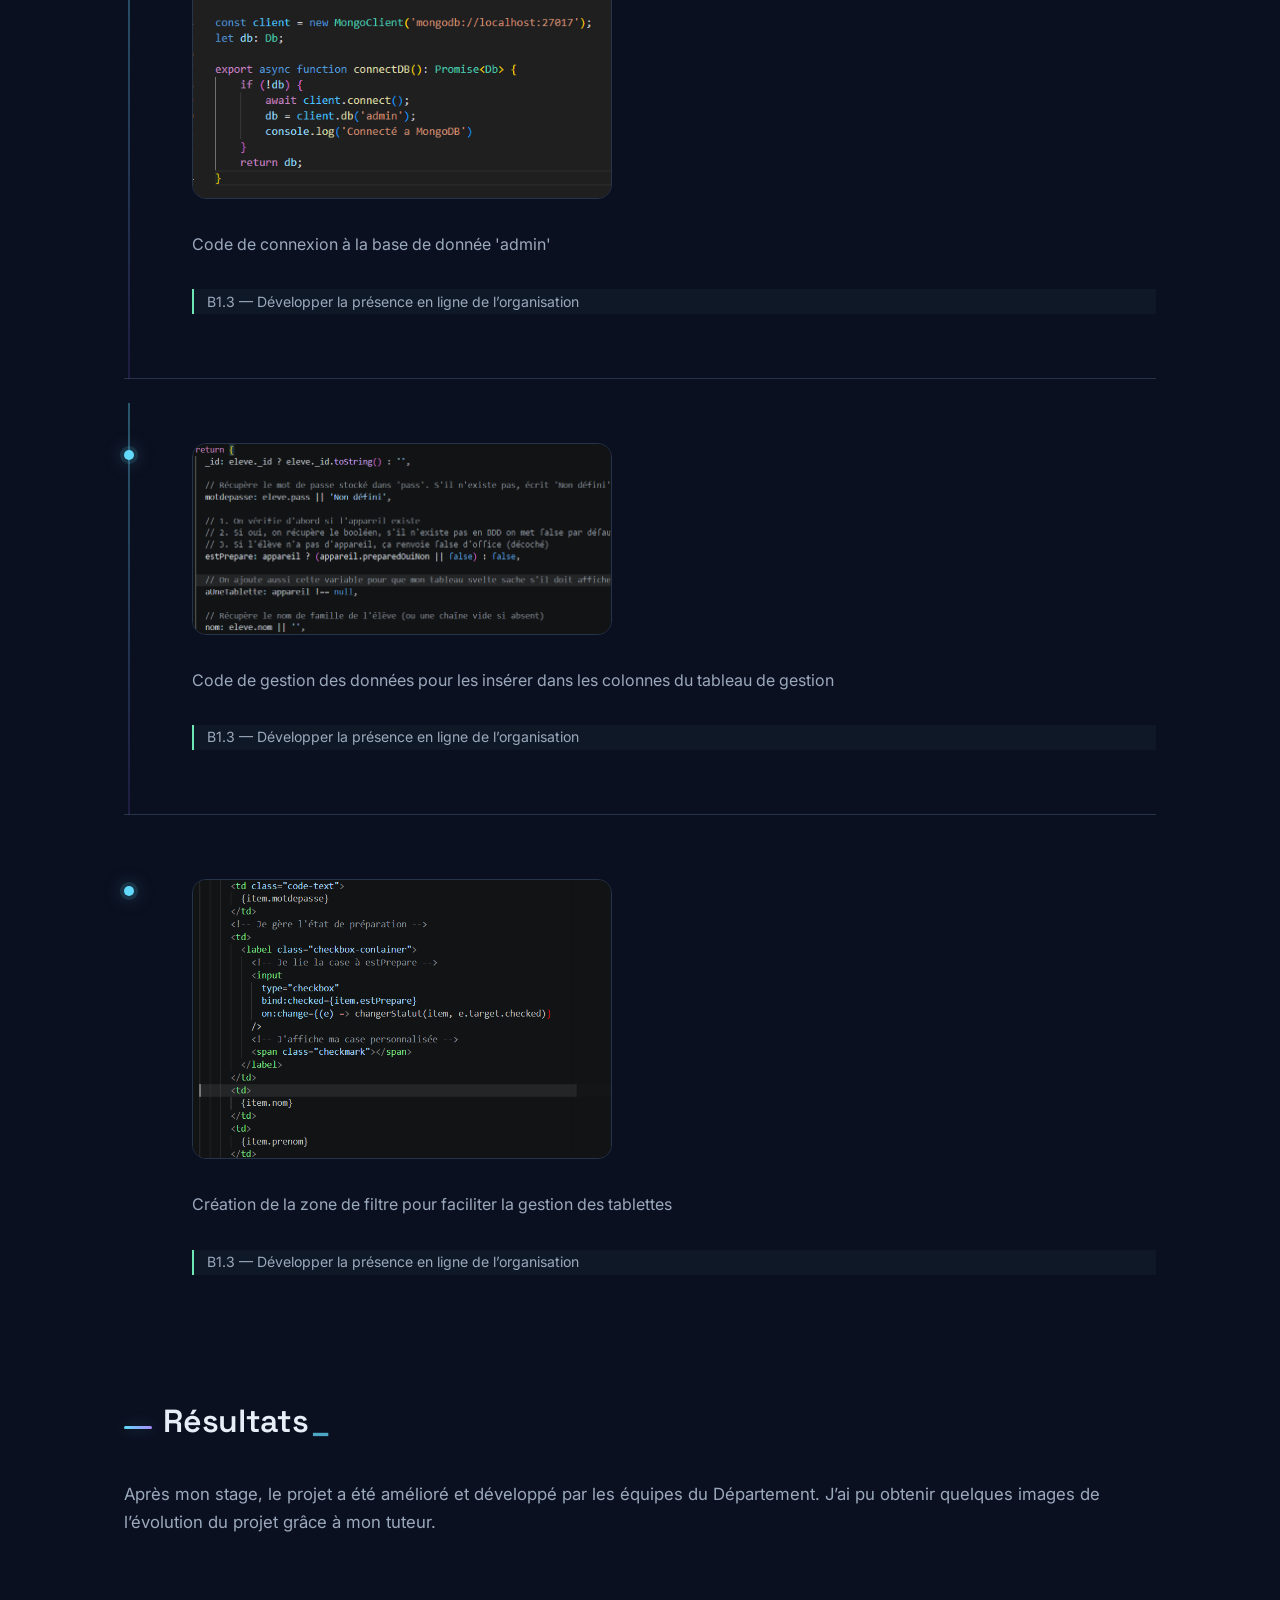
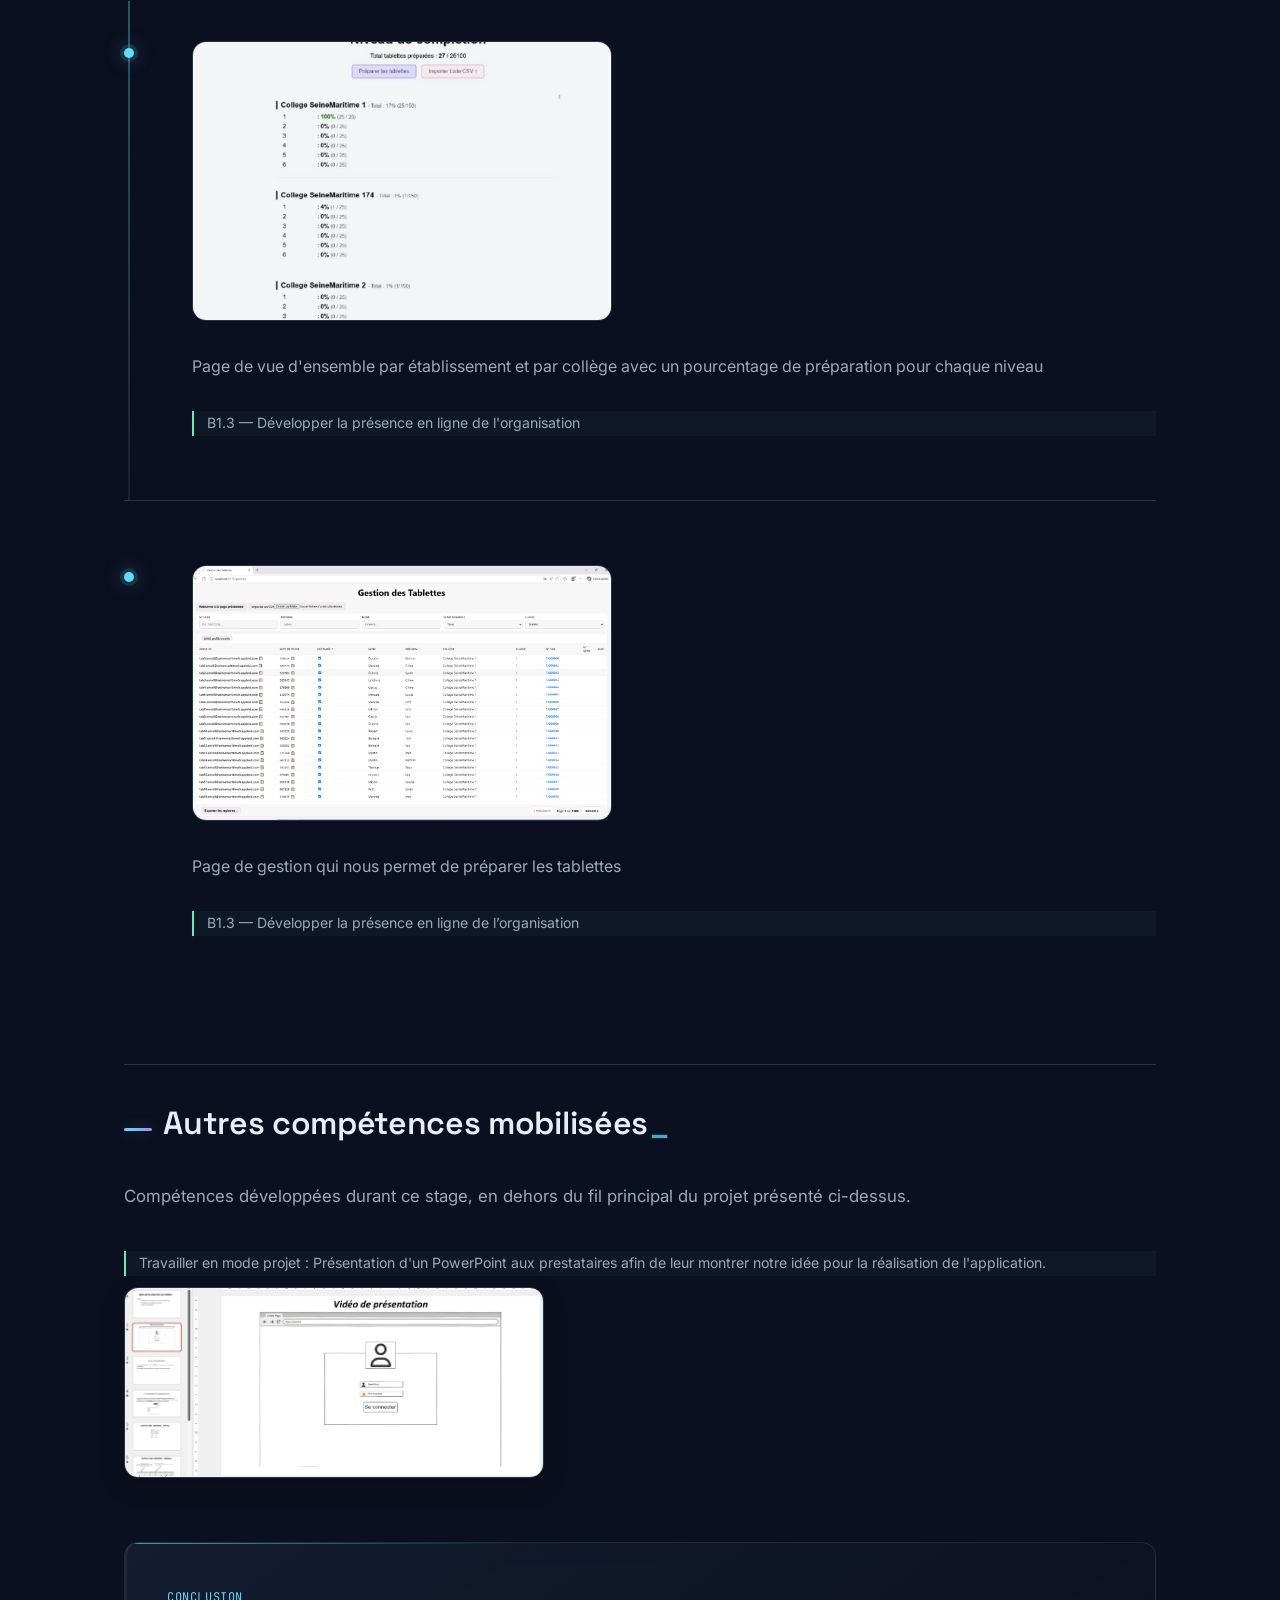
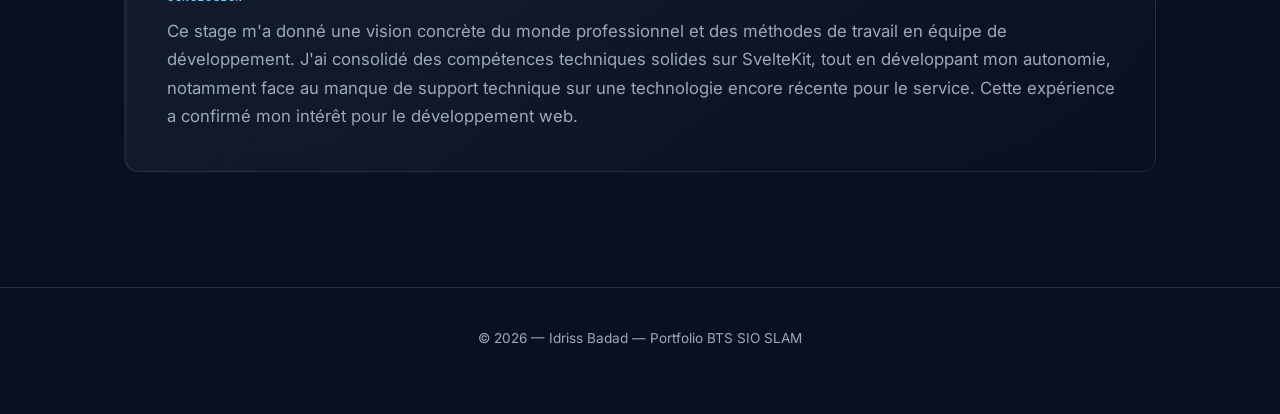
<file: stage.html>
<!DOCTYPE html>
<html lang="fr">
<head>
<meta charset="UTF-8">
<meta name="viewport" content="width=device-width, initial-scale=1.0">
<title>Stage — Portfolio BTS SIO SLAM</title>
<meta name="description" content="Récit de mes stages, 1ère et 2ème année.">

<link rel="preconnect" href="https://fonts.googleapis.com">
<link rel="preconnect" href="https://fonts.gstatic.com" crossorigin>
<link href="https://fonts.googleapis.com/css2?family=Space+Grotesk:wght@500;600;700&family=Inter:wght@400;500;600&family=JetBrains+Mono:wght@400;500;600&display=swap" rel="stylesheet">

<link rel="stylesheet" href="css/style.css">
</head>
<body data-page="stage">

<a href="#main" class="skip-link">Aller au contenu</a>

<div data-site-nav></div>

<main id="main">

  <header class="page-header">
    <div class="wrap">
      <span class="section-tag">Stage</span>
      <h1>Mon stage</h1>
      <div class="stage-tabs" data-stage-tabs></div>
    </div>
  </header>

  <section id="stage-content">
    <div class="wrap">
      <div data-stage-content></div>
    </div>
  </section>

</main>

<div data-site-footer></div>

<script src="js/content.js"></script>
<script src="js/nav.js"></script>
<script src="js/script.js"></script>
</body>
</html>
</file>
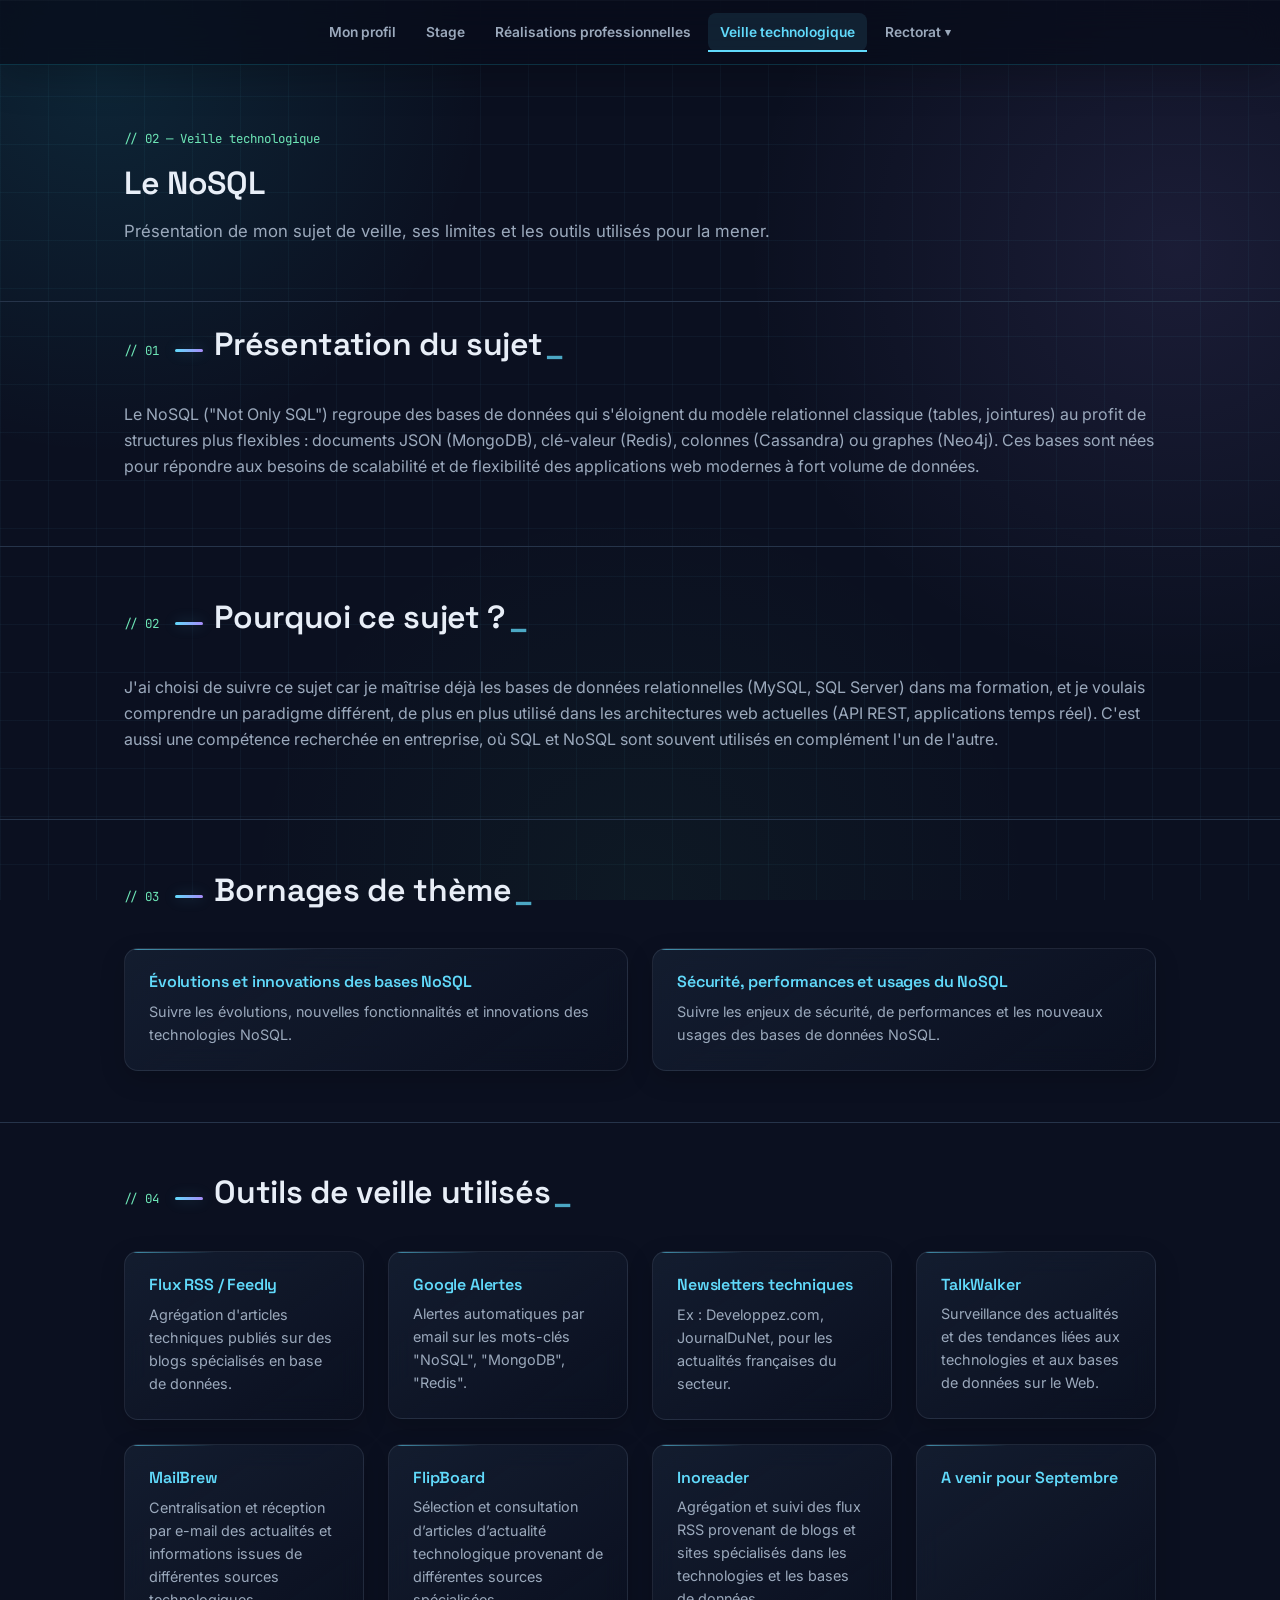
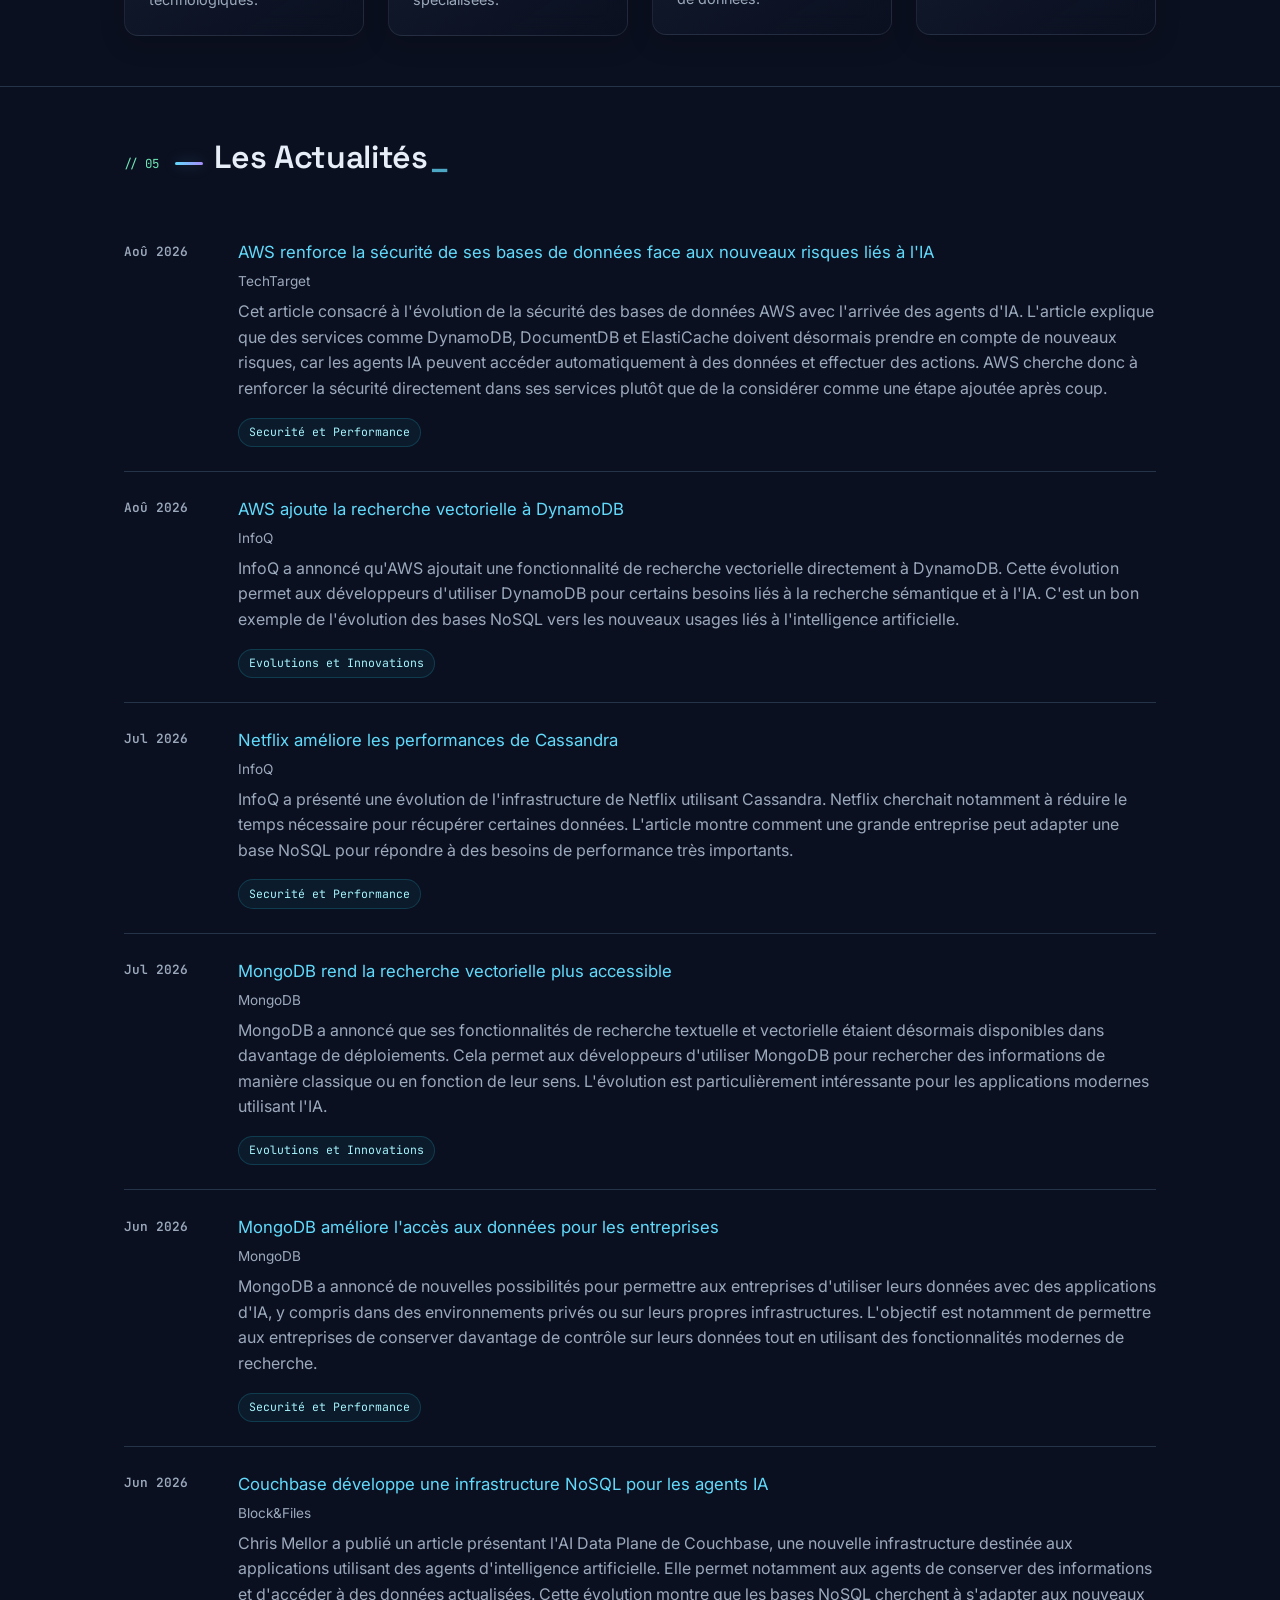
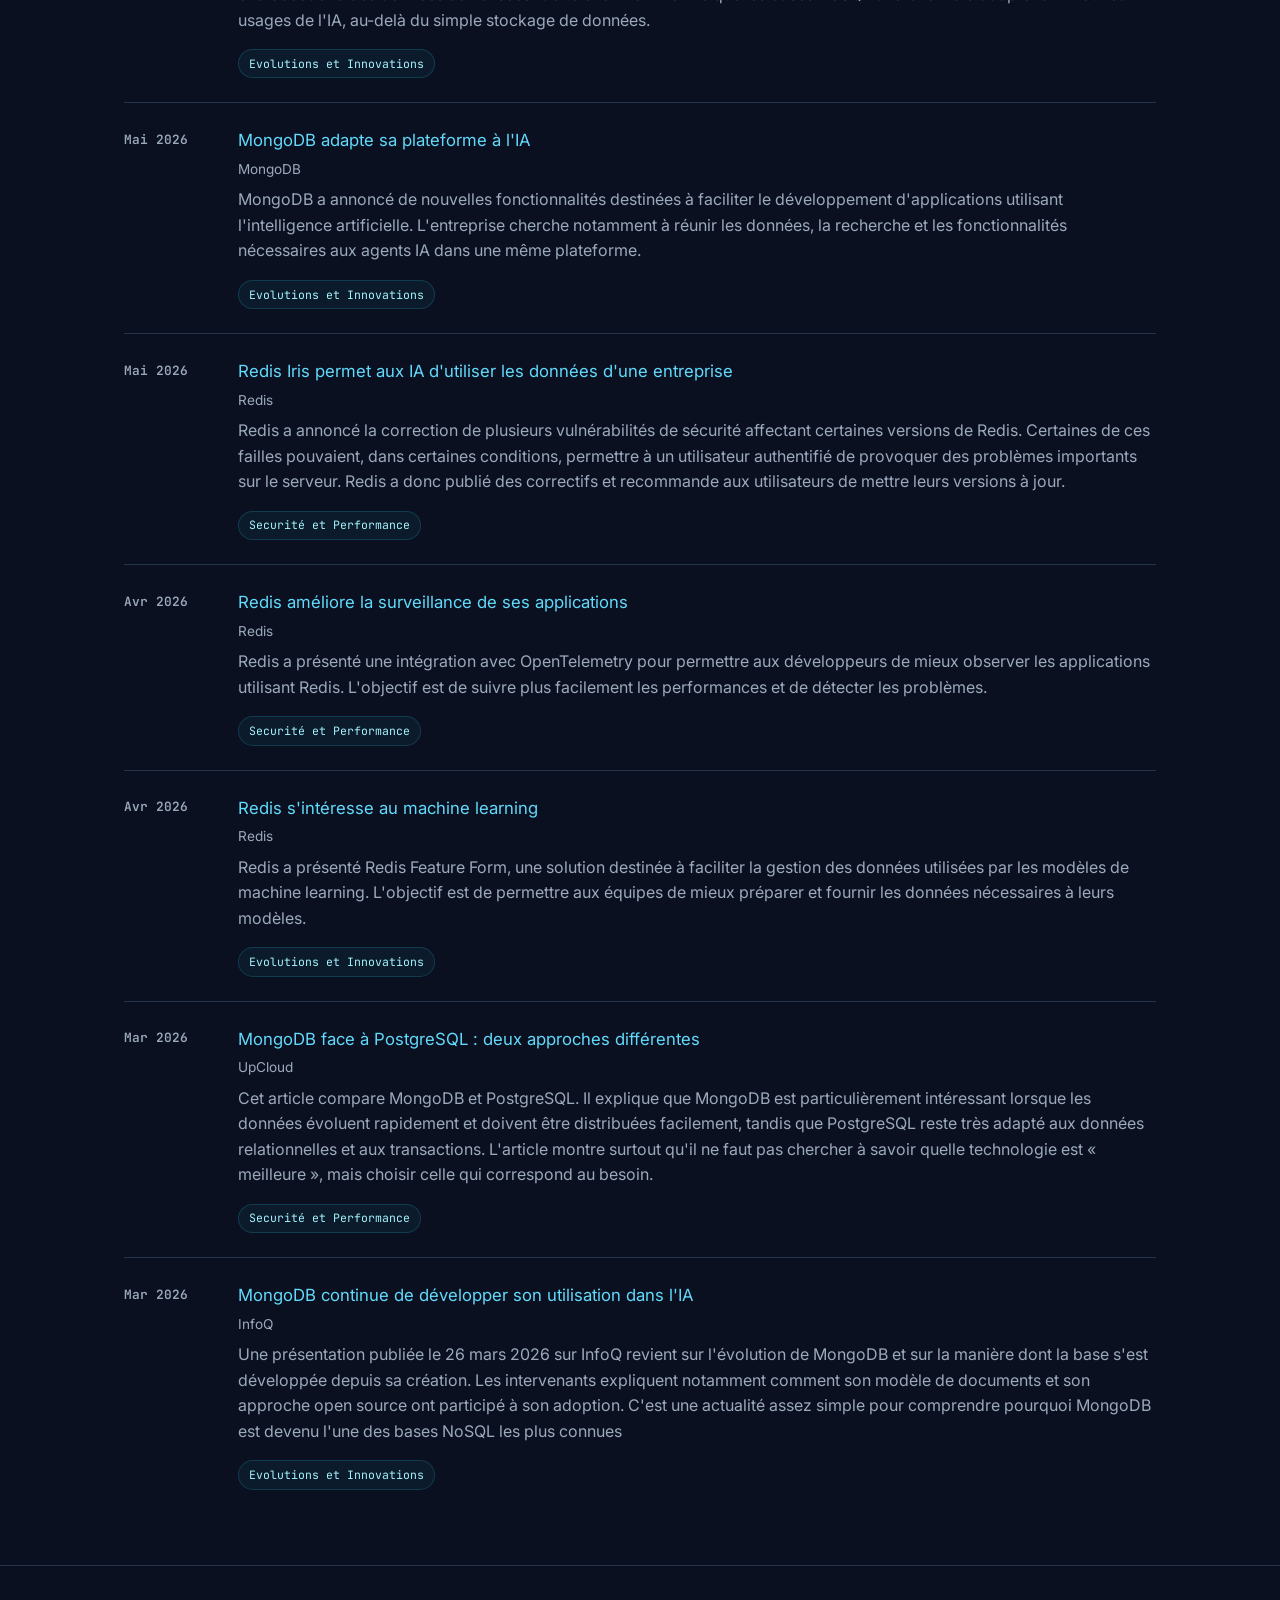
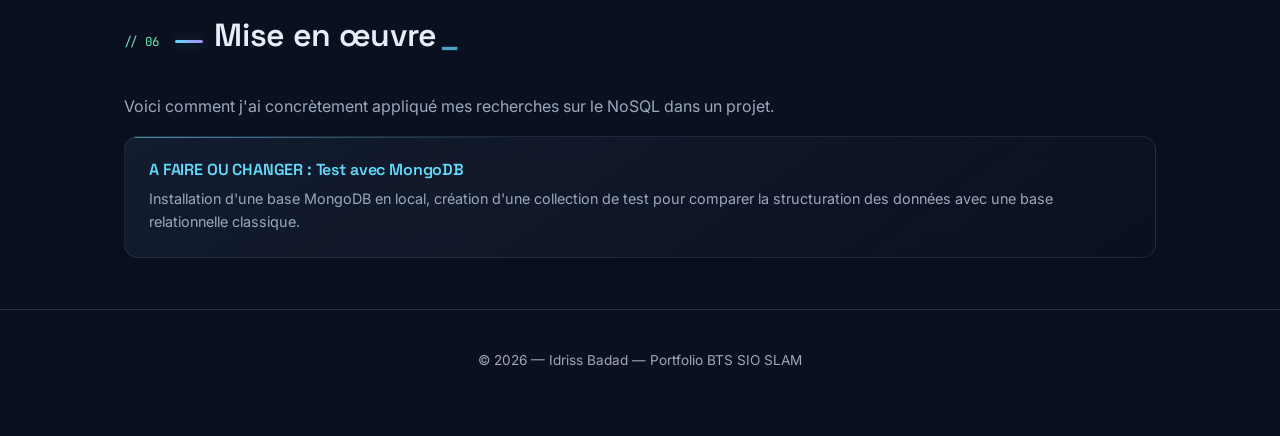
<file: veille.html>
<!DOCTYPE html>
<html lang="fr">
<head>
<meta charset="UTF-8">
<meta name="viewport" content="width=device-width, initial-scale=1.0">
<title>Veille technologique — Portfolio BTS SIO SLAM</title>
<meta name="description" content="Veille technologique sur le NoSQL.">

<link rel="preconnect" href="https://fonts.googleapis.com">
<link rel="preconnect" href="https://fonts.gstatic.com" crossorigin>
<link href="https://fonts.googleapis.com/css2?family=Space+Grotesk:wght@500;600;700&family=Inter:wght@400;500;600&family=JetBrains+Mono:wght@400;500;600&display=swap" rel="stylesheet">

<link rel="stylesheet" href="css/style.css">
</head>
<body data-page="veille">

<a href="#main" class="skip-link">Aller au contenu</a>

<div data-site-nav></div>

<main id="main">

  <header class="page-header">
    <div class="wrap">
      <span class="section-tag">02 — Veille technologique</span>
      <h1>Le NoSQL</h1>
      <p class="lead">Présentation de mon sujet de veille, ses limites et les outils utilisés pour la mener.</p>
    </div>
  </header>

  <!-- 1. PRÉSENTATION DU SUJET -->
  <section id="veille-presentation">
    <div class="wrap">
      <div class="section-head">
        <span class="section-tag">01</span>
        <h2>Présentation du sujet</h2>
      </div>
      <p data-veille-presentation>Présentation à venir.</p>
    </div>
  </section>

  <!-- 2. POURQUOI CE SUJET -->
  <section id="veille-pourquoi">
    <div class="wrap">
      <div class="section-head">
        <span class="section-tag">02</span>
        <h2>Pourquoi ce sujet ?</h2>
      </div>
      <p data-veille-pourquoi>Explication à venir.</p>
    </div>
  </section>

  <!-- 3. BORNAGES DU THÈME -->
  <section id="veille-bornages">
    <div class="wrap">
      <div class="section-head">
        <span class="section-tag">03</span>
        <h2>Bornages de thème</h2>
      </div>
      <div class="content-card-grid" data-veille-bornages></div>
    </div>
  </section>

  <!-- 4. OUTILS DE VEILLE -->
  <section id="veille-outils">
    <div class="wrap">
      <div class="section-head">
        <span class="section-tag">04</span>
        <h2>Outils de veille utilisés</h2>
      </div>
      <div class="content-card-grid" data-veille-outils></div>
    </div>
  </section>

  <!-- 5. LES NEWS -->
  <section id="veille-news">
    <div class="wrap">
      <div class="section-head">
        <span class="section-tag">05</span>
        <h2>Les Actualités</h2>
      </div>
      <div class="veille-list" data-veille></div>
    </div>
  </section>

    <!-- 6. MISE EN ŒUVRE -->
  <section id="veille-mise-en-oeuvre">
    <div class="wrap">
      <div class="section-head">
        <span class="section-tag">06</span>
        <h2>Mise en œuvre</h2>
      </div>
      <p data-veille-mise-en-oeuvre-intro>Texte à venir.</p>
      <div class="content-card-grid" data-veille-mise-en-oeuvre></div>
    </div>
  </section>
  
</main>

<div data-site-footer></div>

<script src="js/content.js"></script>
<script src="js/nav.js"></script>
<script src="js/script.js"></script>
</body>
</html>
</file>
<file: css/style.css>
/* ============================================================
   TOKENS — palette, typographie, espacements
   ============================================================ */
:root {
  /* Couleurs */
  --bg: #0B1020;
  --bg-alt: #111827;
  --bg-elevated: #151F32;
  --ink: #E8EEF7;
  --ink-soft: #9BA9BC;
  --line: #26344A;
  --accent: #61DAFB;
  --accent-soft: rgba(97, 218, 251, 0.10);
  --accent-2: #8B5CF6;
  --amber: #F2C94C;
  --ok: #4ADE80;
  --comment: #6EE7B7;
  --dot: rgba(148, 163, 184, 0.08);
  --glow: rgba(97, 218, 251, 0.16);

  /* Typographie */
  --font-display: "Space Grotesk", "Segoe UI", sans-serif;
  --font-body: "Inter", "Segoe UI", sans-serif;
  --font-mono: "JetBrains Mono", "Consolas", monospace;

  /* Échelle */
  --space-1: 0.5rem;
  --space-2: 1rem;
  --space-3: 1.5rem;
  --space-4: 2.5rem;
  --space-5: 4rem;
  --space-6: 6.5rem;

  --radius: 14px;
  --max-w: 1080px;
  --shadow: 0 18px 50px rgba(0, 0, 0, 0.24);
  --shadow-sm: 0 8px 24px rgba(0, 0, 0, 0.18);
}

* { box-sizing: border-box; }

html { scroll-behavior: smooth; }

@media (prefers-reduced-motion: reduce) {
  html { scroll-behavior: auto; }
  * { animation: none !important; transition: none !important; }
}

body {
  margin: 0;
  background:
    radial-gradient(circle at 10% 0%, rgba(97, 218, 251, 0.08), transparent 28rem),
    radial-gradient(circle at 90% 15%, rgba(139, 92, 246, 0.08), transparent 30rem),
    var(--bg);
  background-image:
    radial-gradient(circle at 10% 0%, rgba(97, 218, 251, 0.08), transparent 28rem),
    radial-gradient(circle at 90% 15%, rgba(139, 92, 246, 0.08), transparent 30rem),
    radial-gradient(var(--dot) 1px, transparent 1px);
  background-size: auto, auto, 24px 24px;
  color: var(--ink);
  font-family: var(--font-body);
  font-size: 16px;
  line-height: 1.6;
  -webkit-font-smoothing: antialiased;
}

.wrap {
  max-width: var(--max-w);
  margin: 0 auto;
  padding: 0 var(--space-3);
}

h1, h2, h3 {
  font-family: var(--font-display);
  font-weight: 600;
  line-height: 1.15;
  margin: 0;
  color: var(--ink);
  letter-spacing: -0.01em;
}

p { margin: 0 0 var(--space-2); color: var(--ink-soft); }

a { color: var(--accent); text-decoration: none; transition: color .2s ease; }
a:hover { color: #A5F3FC; text-decoration: none; }

a:focus-visible,
button:focus-visible,
.skip-link:focus {
  outline: 2px solid var(--accent);
  outline-offset: 3px;
}

.skip-link {
  position: absolute;
  left: -999px;
  top: 0;
  background: linear-gradient(135deg, var(--accent), #38BDF8);
  color: #07101D;
  box-shadow: 0 10px 30px rgba(97, 218, 251, 0.18);
  padding: 0.6rem 1rem;
  z-index: 100;
  border-radius: 0 0 6px 0;
}
.skip-link:focus { left: 0; }

/* ============================================================
   NAV
   ============================================================ */
.nav {
  position: sticky;
  top: 0;
  z-index: 50;
  background: rgba(11, 16, 32, 0.82);
  backdrop-filter: blur(16px);
  -webkit-backdrop-filter: blur(16px);
  border-bottom: 1px solid rgba(97, 218, 251, 0.12);
  box-shadow: 0 8px 30px rgba(0, 0, 0, 0.12);
}

.nav .wrap {
  display: flex;
  align-items: center;
  justify-content: center;
  height: 64px;
}

.nav-brand {
  font-family: var(--font-mono);
  font-weight: 600;
  font-size: 0.95rem;
  color: var(--ink);
}
.nav-brand span { color: var(--accent); }

.nav-links {
  display: flex;
  gap: 0.35rem;
  list-style: none;
  margin: 0;
  padding: 0;
}

.nav-links a {
  position: relative;
  display: inline-block;
  padding: 0.5rem 0.75rem;
  color: var(--ink-soft);
  font-size: 0.86rem;
  font-weight: 600;
  border-radius: 8px;
}
.nav-links a:hover { color: var(--accent); text-decoration: none; }

.nav-links a::after {
  content: "";
  position: absolute;
  left: 0;
  right: 0;
  bottom: -1px;
  height: 2px;
  background: var(--accent);
  transform: scaleX(0);
  transform-origin: left;
  transition: transform 0.15s ease;
}
.nav-links a:hover::after { transform: scaleX(1); }

.nav-links a.active {
  color: var(--accent);
  font-weight: 600;
  background: var(--accent-soft);
}
.nav-links a.active::after { transform: scaleX(1); }

.nav-dropdown { position: relative; list-style: none; display: flex; }

.nav-dropdown-trigger {
  font-family: inherit;
  background: none;
  border: none;
  cursor: pointer;
  padding: 0.5rem 0.75rem;
  color: var(--ink-soft);
  font-size: 0.86rem;
  font-weight: 600;
  border-radius: 8px;
  display: inline-flex;
  align-items: center;
  gap: 4px;
}
.nav-dropdown-trigger:hover { color: var(--accent); }
.nav-dropdown-trigger.active { color: var(--accent); background: var(--accent-soft); }

.nav-dropdown-arrow {
  font-size: 0.7rem;
  transition: transform 0.15s ease;
}
.nav-dropdown.open .nav-dropdown-arrow { transform: rotate(180deg); }

.nav-dropdown-menu {
  position: absolute;
  top: calc(100% + 8px);
  left: 0;
  min-width: 140px;
  background: var(--bg-alt);
  border: 1px solid var(--line);
  border-radius: 10px;
  box-shadow: var(--shadow-sm);
  padding: 6px;
  display: flex;
  flex-direction: column;
  gap: 2px;
  opacity: 0;
  pointer-events: none;
  transform: translateY(-6px);
  transition: opacity 0.15s ease, transform 0.15s ease;
  z-index: 60;
}

.nav-dropdown.open .nav-dropdown-menu {
  opacity: 1;
  pointer-events: auto;
  transform: translateY(0);
}

.nav-dropdown-menu a {
  padding: 0.5rem 0.7rem;
  border-radius: 6px;
  color: var(--ink-soft);
  font-size: 0.85rem;
  font-weight: 500;
}
.nav-dropdown-menu a:hover { background: var(--accent-soft); color: var(--accent); }
.nav-dropdown-menu a.active { color: var(--accent); font-weight: 600; }

.nav-toggle {
  display: none;
  background: none;
  border: 1px solid var(--line);
  border-radius: 6px;
  width: 40px;
  height: 40px;
  cursor: pointer;
}

/* ============================================================
   HERO
   ============================================================ */
.hero {
  position: relative;
  padding: 8rem 0 6rem;
  border-bottom: 1px solid var(--line);
}

.hero-eyebrow {
  font-family: var(--font-mono);
  font-size: 0.8rem;
  color: var(--accent);
  background: rgba(97, 218, 251, 0.08);
  border: 1px solid rgba(97, 218, 251, 0.22);
  display: inline-block;
  padding: 0.3rem 0.7rem;
  border-radius: 100px;
  margin-bottom: var(--space-3);
}

.hero h1 {
  font-size: clamp(2.4rem, 7vw, 5rem);
  max-width: 16ch;
  letter-spacing: -0.055em;
  text-wrap: balance;
}

.hero .role {
  font-size: 1.2rem;
  color: var(--ink-soft);
  max-width: 58ch;
  margin-top: var(--space-2);
}

.hero .tagline {
  max-width: 56ch;
  font-size: 1.05rem;
  margin-top: var(--space-2);
}

.hero-actions {
  display: flex;
  flex-wrap: wrap;
  gap: var(--space-2);
  margin-top: var(--space-3);
}

.btn {
  display: inline-flex;
  align-items: center;
  gap: 0.5rem;
  padding: 0.75rem 1.3rem;
  border-radius: 8px;
  font-weight: 600;
  font-size: 0.92rem;
  border: 1px solid transparent;
  cursor: pointer;
}
.btn:hover { text-decoration: none; }

.btn-primary {
  background: var(--accent);
  color: #fff;
}
 .btn-primary:hover { background: linear-gradient(135deg, #A5F3FC, #61DAFB); transform: translateY(-2px); }

.btn-secondary {
  background: rgba(255,255,255,0.02);
  color: var(--ink);
  border-color: var(--line);
}
.btn-secondary:hover { border-color: var(--accent); color: var(--accent); }

/* ============================================================
   BANNIÈRE DE PAGE (profil / réalisations / veille / rectorat)
   ============================================================ */
.page-header {
  padding: var(--space-5) 0 var(--space-4);
  border-bottom: 1px solid var(--line);
  
}
/* Réduit l'espace quand une section suit directement le bandeau titre */
.page-header + section {
  padding-top: var(--space-3);
}
.page-header .section-tag { display: block; margin-bottom: var(--space-2); }

h1[data-full-name]::after {
  content: "_";
  display: inline-block;
  color: var(--accent);
  animation: blink-cursor 1s step-end infinite;
  margin-left: 0.08em;
}

@keyframes blink-cursor {
  0%, 49% { opacity: 1; }
  50%, 100% { opacity: 0; }
}

.page-header .lead {
  max-width: 60ch;
  font-size: 1.05rem;
  margin-top: var(--space-2);
}

/* ============================================================
   RECTORAT
   ============================================================ */
.info-grid {
  display: flex;
  flex-wrap: wrap;
  justify-content: center;
  gap: var(--space-2);
  margin: var(--space-3) 0 var(--space-4);
}

.info-grid .info-item {
  background: linear-gradient(180deg, rgba(21,31,50,0.96), rgba(17,24,39,0.96));
  box-shadow: var(--shadow-sm);
  flex: 1 1 220px;
  max-width: 260px;
}

.info-item {
  background: var(--bg-alt);
  border: 1px solid var(--line);
  border-radius: var(--radius);
  padding: var(--space-2);
}

.info-item .info-label {
  font-family: var(--font-mono);
  font-size: 0.72rem;
  color: var(--ink-soft);
  text-transform: uppercase;
  letter-spacing: 0.03em;
  display: flex;
  align-items: center;
  gap: 6px;
  margin-bottom: 0.3rem;
}

.info-icon {
  display: inline-flex;
  color: var(--accent);
  flex-shrink: 0;
}

.info-item .info-value { font-weight: 600; }

.doc-list { display: flex; flex-direction: column; gap: var(--space-2); }

.doc-item {
  background: linear-gradient(180deg, rgba(21,31,50,0.96), rgba(17,24,39,0.96));
  box-shadow: var(--shadow-sm);
  display: flex;
  align-items: center;
  justify-content: space-between;
  gap: var(--space-2);
  background: var(--bg-alt);
  border: 1px solid var(--line);
  border-radius: var(--radius);
  padding: var(--space-2) var(--space-3);
}

.doc-item h3 { font-size: 1rem; }
.doc-item p { font-size: 0.88rem; margin: 0.2rem 0 0; }

.doc-item .btn-secondary { flex-shrink: 0; padding: 0.5rem 1rem; font-size: 0.85rem; }
/* ---- Aperçu de document cliquable (image + bouton téléchargement) ---- */
.doc-preview-card {
  text-align: center;
  padding: var(--space-4) 0;
  border-bottom: 1px solid var(--line);
}
.doc-preview-card:last-child { border-bottom: none; }

.doc-preview-group {
  display: grid;
  grid-template-columns: repeat(2, 1fr);
  gap: var(--space-4);
  padding: var(--space-4) 0;
  border-bottom: 1px solid var(--line);
}
.doc-preview-group:last-child { border-bottom: none; }

.doc-preview-group .doc-preview-card {
  padding: 0;
  border-bottom: none;
}

.doc-placeholder-box {
  width: 100%;
  max-width: 320px;
  aspect-ratio: 3 / 4;
  margin: 0 auto var(--space-3);
  border: 2px dashed var(--line);
  border-radius: 8px;
  display: flex;
  align-items: center;
  justify-content: center;
  font-family: var(--font-mono);
  font-size: 0.85rem;
  color: var(--ink-soft);
}

.doc-preview-card h3 {
  font-size: 1.5rem;
  margin-bottom: var(--space-2);
}

.doc-preview-intro {
  max-width: 48ch;
  margin: 0 auto var(--space-4);
}

.doc-preview-thumb {
  position: relative;
  display: inline-block;
  padding: 0;
  margin-bottom: var(--space-3);
  background: none;
  border: none;
  cursor: zoom-in;
}

.doc-preview-thumb::before {
  content: "";
  position: absolute;
  top: 14px;
  right: -14px;
  bottom: -14px;
  left: 14px;
  background: var(--accent-soft);
  border-radius: 8px;
  z-index: 0;
}

.doc-preview-thumb img {
  position: relative;
  z-index: 1;
  display: block;
  width: 100%;
  max-width: 320px;
  border: 1px solid var(--line);
  border-radius: 8px;
  box-shadow: 0 14px 30px rgba(18, 20, 28, 0.14);
  transition: transform 0.2s ease, box-shadow 0.2s ease;
}
.doc-preview-thumb:hover img {
  transform: translateY(-6px);
  box-shadow: 0 22px 55px rgba(0,0,0,.35);
}

.doc-preview-thumb .zoom-hint {
  position: absolute;
  z-index: 2;
  bottom: 8px;
  right: -6px;
  background: var(--ink);
  color: #fff;
  font-family: var(--font-mono);
  font-size: 0.68rem;
  padding: 0.3rem 0.6rem;
  border-radius: 100px;
  opacity: 0;
  transition: opacity 0.15s ease;
}
.doc-preview-thumb:hover .zoom-hint { opacity: 1; }

.doc-preview-card .btn {
  display: block;
  width: fit-content;
  margin: 0 auto;
}

/* ---- Lightbox (agrandissement au clic) ---- */
.lightbox-overlay {
  position: fixed;
  inset: 0;
  background: rgba(10, 11, 15, 0.88);
  display: flex;
  align-items: center;
  justify-content: center;
  padding: var(--space-4);
  z-index: 200;
  opacity: 0;
  pointer-events: none;
  transition: opacity 0.15s ease;
}
.lightbox-overlay.open {
  opacity: 1;
  pointer-events: auto;
}

.lightbox-overlay img {
  max-width: min(95vw, 1400px);
  max-height: 92vh;
  border-radius: 8px;
  box-shadow: 0 24px 70px rgba(0, 0, 0, 0.45);
}

.lightbox-nav,
.lightbox-close {
  border-radius: 50%;
  border: 1px solid var(--glass-border);
  background: rgba(17, 24, 39, 0.72);
  backdrop-filter: blur(12px);
  -webkit-backdrop-filter: blur(12px);
  color: var(--ink);
  cursor: pointer;
  display: flex;
  align-items: center;
  justify-content: center;
  box-shadow: 0 10px 30px rgba(0, 0, 0, 0.25);
  transition: border-color 0.2s ease, color 0.2s ease, background 0.2s ease, box-shadow 0.2s ease, transform 0.2s ease;
}

.lightbox-nav:hover,
.lightbox-close:hover {
  border-color: rgba(97, 218, 251, 0.45);
  color: var(--accent);
  background: rgba(34, 211, 238, 0.1);
  box-shadow: 0 10px 30px rgba(0, 0, 0, 0.25), 0 0 24px rgba(97, 218, 251, 0.18);
  transform: translateY(-2px);
}

.lightbox-nav {
  position: fixed;
  top: 50%;
  transform: translateY(-50%);
  width: 48px;
  height: 48px;
  font-size: 1.3rem;
  z-index: 210;
}
.lightbox-nav:hover { transform: translateY(-50%) translateY(-2px); }
.lightbox-nav[hidden] { display: none; }

.lightbox-close {
  position: fixed;
  top: var(--space-3);
  right: var(--space-3);
  width: 42px;
  height: 42px;
  font-size: 1.1rem;
}

.lightbox-prev { left: 24px; }
.lightbox-next { right: 24px; }

.lightbox-counter {
  position: fixed;
  bottom: 24px;
  left: 50%;
  transform: translateX(-50%);
  font-family: var(--font-mono);
  color: #fff;
  font-size: 0.85rem;
  background: rgba(0, 0, 0, 0.45);
  padding: 0.3rem 0.9rem;
  border-radius: 100px;
  z-index: 210;
}

@media (max-width: 720px) {
  .lightbox-nav { width: 40px; height: 40px; font-size: 1.1rem; }
  .lightbox-prev { left: 8px; }
  .lightbox-next { right: 8px; }
}

#infos-perso .info-grid {
  margin: var(--space-3) 0;
}
/* ============================================================
   SECTIONS GÉNÉRIQUES
   ============================================================ */
section { padding: 3.2rem 0; }
section + section { border-top: 1px solid var(--line); }

.section-head {
  display: flex;
  align-items: baseline;
  gap: var(--space-2);
  margin-bottom: var(--space-4);
}

.section-tag {
  font-family: var(--font-mono);
  font-size: 0.78rem;
  color: var(--comment);
  white-space: nowrap;
}

.section-tag::before { content: "// "; }

.section-head h2 { font-size: 1.6rem; }

/* ============================================================
   À PROPOS
   ============================================================ */
.about-grid {
  display: grid;
  grid-template-columns: 140px 1fr;
  gap: var(--space-4);
  align-items: start;
}

.about-photo {
  width: 140px;
  height: 140px;
  border-radius: var(--radius);
  background: var(--accent-soft);
  object-fit: cover;
  display: block;
}

.about-photo-placeholder {
  width: 140px;
  height: 140px;
  border-radius: var(--radius);
  background: var(--accent-soft);
  display: flex;
  align-items: center;
  justify-content: center;
  font-family: var(--font-mono);
  color: var(--accent);
  font-size: 0.75rem;
  text-align: center;
  padding: var(--space-1);
}

/* ============================================================
   COMPÉTENCES — présentation "fichier de config"
   ============================================================ */
.skills-file {
  background: linear-gradient(180deg, rgba(21,31,50,0.96), rgba(17,24,39,0.96));
  box-shadow: var(--shadow-sm);
  background: var(--bg-alt);
  border: 1px solid var(--line);
  border-radius: var(--radius);
  overflow: hidden;
}

.skills-file-header {
  display: flex;
  align-items: center;
  gap: 8px;
  font-family: var(--font-mono);
  font-size: 0.8rem;
  color: var(--ink-soft);
  padding: 0.7rem var(--space-3);
  border-bottom: 1px solid var(--line);
  background: rgba(255,255,255,0.025);
}

.skills-file-header::before {
  content: "";
  display: inline-flex;
  gap: 5px;
  width: 32px;
  height: 10px;
  background-image:
    radial-gradient(circle, #E8746B 4px, transparent 4px),
    radial-gradient(circle, #E8C24D 4px, transparent 4px),
    radial-gradient(circle, #5FB77E 4px, transparent 4px);
  background-position: 0 0, 12px 0, 24px 0;
  background-repeat: no-repeat;
}

.skills-file > div:not(.skills-file-header) {
  display: grid;
  grid-template-columns: repeat(2, 1fr);
}

.skills-category {
  padding: 1.15rem 1.5rem;
  border-bottom: 1px solid var(--line);
}

.skills-category:nth-child(odd) {
  border-right: 1px solid var(--line);
}

.skills-category:nth-last-child(-n+2) {
  border-bottom: none;
}

.skills-category-name {
  font-family: var(--font-mono);
  font-size: 0.85rem;
  color: var(--accent);
  margin-bottom: 0.65rem;
  letter-spacing: -0.01em;
}
.skills-category-name::before { content: "# "; color: var(--ink-soft); }

.skill-list { list-style: none; margin: 0; padding: 0; }

.skill-item {
  font-family: var(--font-mono);
  font-size: 0.88rem;
  line-height: 1.35;
  color: var(--ink);
  padding: 0.22rem 0;
}
.skill-item::before { content: "- "; color: var(--line); }

.skill-item--link a {
  color: var(--accent);
}
.skill-item--link a:hover {
  text-decoration: underline;
}

/* ============================================================
   PROJETS
   ============================================================ */
.projects-grid {
  display: flex;
  flex-direction: column;
}

.project-card {
  background: none;
  border: none;
  border-radius: 0;
  box-shadow: none;
  padding: var(--space-3) 0;
  border-bottom: 1px solid var(--line);
  display: flex;
  flex-direction: column;
  gap: var(--space-2);
  scroll-margin-top: 90px;
}
.project-card:last-child { border-bottom: none; }

.project-card img {
  width: 100%;
  max-height: 420px;
  object-fit: cover;
  border-radius: var(--radius);
  margin-bottom: var(--space-1);
  border: 1px solid var(--line);
}

.project-num {
  font-family: var(--font-mono);
  font-size: 0.78rem;
  color: var(--comment);
}
.project-num::before { content: "// "; }

.project-context {
  font-family: var(--font-mono);
  font-size: 0.8rem;
  color: var(--accent);
}

.project-card h3 { font-size: 1.8rem; }

.project-card p { max-width: 68ch; font-size: 1rem; }

.project-stack {
  display: flex;
  flex-wrap: wrap;
  gap: 0.5rem;
  margin-top: var(--space-1);
}

.tag {
  font-family: var(--font-mono);
  font-size: 0.72rem;
  background: rgba(97, 218, 251, 0.08);
  border: 1px solid rgba(97, 218, 251, 0.16);
  color: #A5F3FC;
  padding: 0.28rem 0.62rem;
  border-radius: 7px;
}

.project-links {
  margin-top: var(--space-2);
  display: flex;
  gap: var(--space-2);
  font-size: 0.85rem;
}

.project-card--summary h3 { margin: 0.2rem 0 0.15rem; }
.project-card--summary h3 a { color: var(--ink); }
.project-card--summary h3 a:hover { color: var(--accent); }

.project-competences {
  display: flex;
  flex-direction: column;
  gap: 0.4rem;
  margin: 0.5rem 0 1rem;
}

.project-competences-label {
  font-family: var(--font-mono);
  font-size: 0.75rem;
  color: var(--comment);
  text-transform: uppercase;
  letter-spacing: 0.05em;
  flex-shrink: 0;
}

.competence-pill {
  display: block;
  font-family: var(--font-body);
  font-size: 0.88rem;
  font-weight: 400;
  line-height: 1.45;
  color: var(--ink-soft);
  background: rgba(110, 231, 183, 0.04);
  border-left: 2px solid var(--comment);
  padding: 0.15rem 0 0.15rem 0.8rem;
}

.project-detail-link {
  display: inline-block;
  margin-top: var(--space-2);
  font-family: var(--font-mono);
  font-size: 0.85rem;
}

#project-detail .back-link {
  display: inline-block;
  font-family: var(--font-mono);
  font-size: 0.85rem;
  color: var(--comment);
  margin-bottom: var(--space-3);
}

#project-detail h1 {
  font-size: clamp(2rem, 5vw, 2.8rem);
  margin: var(--space-2) 0 0.15rem;
}

#project-detail .project-detail-lead {
  max-width: none;
  font-size: 1.05rem;
  margin: var(--space-2) 0 var(--space-3);
}

#project-detail .project-stack { margin-bottom: var(--space-3); }

#project-detail .project-detail-image {
  width: 100%;
  max-height: 480px;
  object-fit: cover;
  border-radius: var(--radius);
  border: 1px solid var(--line);
  margin: var(--space-2) 0 var(--space-3);
}


.project-gallery {
  display: flex;
  flex-direction: column;
  gap: var(--space-4);
  margin-top: var(--space-3);
}

.project-gallery-item img {
  width: 100%;
  max-height: 480px;
  object-fit: cover;
  border-radius: var(--radius);
  border: 1px solid var(--line);
  display: block;
}

.project-gallery-caption {
  font-size: 0.9rem;
  color: var(--ink-soft);
  margin: var(--space-1) 0 0;
  max-width: none;
}

.project-gallery--compact {
  flex-direction: row;
  flex-wrap: wrap;
  justify-content: center;
  gap: var(--space-3) var(--space-4);
}

.project-gallery--compact .project-gallery-item {
  flex: 0 1 280px;
  max-width: 280px;
  text-align: center;
}

.project-gallery--compact .project-gallery-item img {
  max-height: none;
  width: 100%;
  border-radius: 8px;
}

.project-gallery--compact .project-gallery-caption {
  max-width: 220px;
  margin-left: auto;
  margin-right: auto;
  font-size: 0.85rem;
}

/* ============================================================
   HUB — sommaire cliquable en haut de page
   ============================================================ */
/* Conteneur global : les 4 catégories, toutes sur la même ligne */
.hub-grid {
  display: flex;
  flex-wrap: wrap;
  justify-content: center;
  gap: 0 var(--space-5);
  align-items: start;
}

.hub-grid .hub-group {
  flex: 1 1 320px;
}

/* Grille des liens À L'INTÉRIEUR d'une catégorie : empilés en colonne */
.hub-links-grid {
  display: flex;
  flex-direction: column;
}

.hub-link {
  display: flex;
  align-items: baseline;
  gap: 0.6rem;
  padding: 0.55rem 0;
  color: var(--ink);
  border-bottom: 1px solid var(--line);
  font-weight: 500;
}
.hub-link:hover {
  color: var(--accent);
  text-decoration: none;
}

.hub-num {
  font-family: var(--font-mono);
  font-size: 0.8rem;
  color: var(--comment);
  flex-shrink: 0;
}

/* Espace modéré entre le sommaire (Accès rapide) et les réalisations */
#projects-hub { padding-bottom: var(--space-3); }

.hub-group { margin-bottom: var(--space-4); }
.hub-group:last-child { margin-bottom: 0; }

.hub-group-title {
  display: block;
  font-family: var(--font-mono);
  font-size: 0.8rem;
  color: var(--ink-soft);
  text-transform: uppercase;
  letter-spacing: 0.05em;
  margin-bottom: var(--space-2);
}
.hub-group-title:hover {
  color: var(--accent);
  text-decoration: none;
}

.project-group-head {
  margin-bottom: var(--space-2);
}

/* Trait de séparation centré dans l'espace entre deux catégories */
.project-group + .project-group {
  margin-top: calc(var(--space-5) / 2);
  padding-top: calc(var(--space-5) / 2);
  border-top: 1px solid var(--line);
}

.project-group { scroll-margin-top: 90px; }

/* ============================================================
   PARCOURS — Formations & Expériences (timeline)
   ============================================================ */
.timeline-list {
  display: flex;
  flex-direction: column;
}

.timeline-item {
  display: grid;
  grid-template-columns: 140px 1fr;
  gap: var(--space-3);
  padding: var(--space-3) 0;
  border-bottom: 1px solid var(--line);
}
.timeline-item:last-child { border-bottom: none; }

.timeline-period {
  font-family: var(--font-mono);
  font-size: 0.8rem;
  color: var(--accent);
  padding-top: 0.15rem;
}

.timeline-title { font-size: 1.05rem; margin-bottom: 0.2rem; }

.timeline-org {
  font-size: 0.9rem;
  color: var(--ink-soft);
  margin-bottom: 0.4rem;
}

.timeline-detail {
  font-size: 0.9rem;
  margin: 0;
}

/* ============================================================
   VIE ASSOCIATIVE
   ============================================================ */
.assoc-card {
  background: linear-gradient(180deg, rgba(21,31,50,0.96), rgba(17,24,39,0.96));
  box-shadow: var(--shadow-sm);
  background: var(--bg-alt);
  border: 1px solid var(--line);
  border-radius: var(--radius);
  padding: var(--space-3);
}

.assoc-head {
  display: flex;
  flex-wrap: wrap;
  align-items: baseline;
  justify-content: space-between;
  gap: var(--space-1);
  margin-bottom: var(--space-2);
}

.assoc-head h3 { font-size: 1.05rem; }

.assoc-period {
  font-family: var(--font-mono);
  font-size: 0.78rem;
  color: var(--accent);
}

.assoc-role {
  font-size: 0.9rem;
  color: var(--ink-soft);
  margin-bottom: var(--space-2);
}

.assoc-missions {
  margin: 0;
  padding-left: 1.1rem;
}
.assoc-missions li {
  font-size: 0.92rem;
  color: var(--ink-soft);
  margin-bottom: 0.35rem;
}

/* ============================================================
   VEILLE — présentation du sujet (cartes bornages / outils)
   ============================================================ */
.content-card-grid {
  display: grid;
  grid-template-columns: repeat(auto-fit, minmax(240px, 1fr));
  gap: var(--space-3);
}

.content-card {
  background: linear-gradient(180deg, rgba(21,31,50,0.96), rgba(17,24,39,0.96));
  box-shadow: var(--shadow-sm);
  background: var(--bg-alt);
  border: 1px solid var(--line);
  border-radius: var(--radius);
  padding: var(--space-3);
}

.content-card h3 {
  font-size: 1rem;
  margin-bottom: var(--space-1);
  color: var(--accent);
}

.content-card p { font-size: 0.9rem; margin: 0; }

.content-card a.card-link {
  display: inline-block;
  margin-top: var(--space-1);
  font-size: 0.82rem;
  font-family: var(--font-mono);
}

/* ============================================================
   VEILLE
   ============================================================ */
.veille-list {
  display: flex;
  flex-direction: column;
}

.veille-item {
  display: grid;
  grid-template-columns: 90px 1fr;
  gap: var(--space-3);
  padding: var(--space-3) 0;
  border-bottom: 1px solid var(--line);
}
.veille-item:last-child { border-bottom: none; }

.veille-date {
  font-family: var(--font-mono);
  font-size: 0.8rem;
  color: var(--ink-soft);
  padding-top: 0.15rem;
}

.veille-title { font-size: 1.05rem; margin-bottom: 0.3rem; }

.veille-source {
  font-size: 0.85rem;
  color: var(--ink-soft);
  margin-bottom: 0.4rem;
}

.veille-tags {
  display: flex;
  gap: 0.4rem;
  margin-top: var(--space-1);
}

/* ============================================================
   CONTACT
   ============================================================ */
.contact-box {
  background:
    radial-gradient(circle at 80% 20%, rgba(139,92,246,.45), transparent 24rem),
    linear-gradient(135deg, #123047, #10243A);
  color: #fff;
  border: 1px solid rgba(97,218,251,.2);
  border-radius: var(--radius);
  box-shadow: var(--shadow);
  padding: var(--space-4);
  display: flex;
  flex-wrap: wrap;
  align-items: center;
  justify-content: space-between;
  gap: var(--space-3);
}
.contact-box h2 { color: #fff; }
.contact-box p { color: rgba(255,255,255,0.8); }
.contact-box .btn-primary { background: #fff; color: var(--accent); }
.contact-box .btn-primary:hover { background: var(--amber); color: var(--ink); }

/* ============================================================
   FOOTER
   ============================================================ */
footer {
  padding: var(--space-4) 0 var(--space-5);
  text-align: center;
  color: var(--ink-soft);
  font-size: 0.85rem;
  border-top: 1px solid var(--line);
}

/* ============================================================
   DÉTAILS VISUELS — esthétique développeur
   ============================================================ */

::selection {
  background: rgba(97, 218, 251, 0.24);
  color: var(--ink);
}

code, pre, kbd {
  font-family: var(--font-mono);
}

.content-card,
.info-item,
.assoc-card,
.doc-item {
  transition: transform .2s ease, border-color .2s ease, box-shadow .2s ease;
}

.content-card:hover,
.info-item:hover,
.assoc-card:hover {
  transform: translateY(-4px);
  border-color: rgba(97, 218, 251, .28);
  box-shadow: 0 18px 45px rgba(0,0,0,.28);
}

.section-head h2::after {
  content: "_";
  color: var(--accent);
  margin-left: .08em;
  font-family: var(--font-mono);
  opacity: .75;
}

.timeline-item,
.veille-item {
  transition: padding-left .2s ease, border-color .2s ease;
}

.timeline-item:hover,
.veille-item:hover {
  padding-left: .5rem;
  border-color: rgba(97,218,251,.22);
}

.project-context::before,
.veille-source::before {
  color: var(--comment);
}

@media (max-width: 720px) {
  .hero { padding: 5rem 0 4rem; }
  .nav .wrap { height: 60px; }
  .nav.open .nav-links { top: 60px; }
  .projects-grid { grid-template-columns: 1fr; }
  .hub-grid { flex-direction: column; align-items: stretch; gap: var(--space-4); }
  .hub-grid .hub-group { max-width: none; }
  .doc-preview-group { grid-template-columns: 1fr; }
    .stage-item {
    grid-template-columns: 1fr;
    gap: var(--space-2);
  }
  .stage-item::before { font-size: 1.6rem; }
}

/* ============================================================
   RESPONSIVE
   ============================================================ */
@media (max-width: 720px) {
  .nav-links { display: none; }
  .nav-toggle { display: block; }
  .nav.open .nav-links {
    display: flex;
    flex-direction: column;
    position: absolute;
    top: 64px;
    left: 0;
    right: 0;
    background: var(--bg-alt);
    padding: var(--space-2) var(--space-3);
    border-bottom: 1px solid var(--line);
  }
    .nav-dropdown-menu {
    position: static;
    box-shadow: none;
    border: none;
    background: none;
    opacity: 1;
    pointer-events: auto;
    transform: none;
    display: none;
    padding-left: 1rem;
  }
  .nav-dropdown.open .nav-dropdown-menu { display: flex; }
  .about-grid { grid-template-columns: 1fr; }
  .about-photo, .about-photo-placeholder { width: 100px; height: 100px; }
  .veille-item { grid-template-columns: 1fr; gap: 0.3rem; }
  .skills-file > div:not(.skills-file-header) { grid-template-columns: 1fr; }
  .skills-category:nth-child(odd) { border-right: none; }
  .skills-category:nth-last-child(-n+2) { border-bottom: 1px solid var(--line); }
  .skills-category:last-child { border-bottom: none; }
  .timeline-item { grid-template-columns: 1fr; gap: 0.3rem; }
  .contact-box { flex-direction: column; align-items: flex-start; }
}

/* ============================================================
   RÉVÉLATION AU SCROLL
   ============================================================ */
.reveal {
  opacity: 0;
  transform: translateY(24px);
  transition: opacity 0.5s ease, transform 0.5s ease;
}

.reveal-visible {
  opacity: 1;
  transform: translateY(0);
}

/* ============================================================
   BOUTON REMONTER EN HAUT
   ============================================================ */
.scroll-top-btn {
  position: fixed;
  bottom: 24px;
  right: 24px;
  width: 46px;
  height: 46px;
  border-radius: 50%;
  border: 1px solid var(--line);
  background: var(--bg-alt);
  color: var(--accent);
  font-size: 1.2rem;
  font-family: var(--font-mono);
  cursor: pointer;
  display: flex;
  align-items: center;
  justify-content: center;
  box-shadow: var(--shadow-sm);
  opacity: 0;
  pointer-events: none;
  transform: translateY(10px);
  transition: opacity 0.2s ease, transform 0.2s ease, border-color 0.2s ease;
  z-index: 60;
}

.scroll-top-btn.visible {
  opacity: 1;
  pointer-events: auto;
  transform: translateY(0);
}

.scroll-top-btn:hover {
  border-color: var(--accent);
  color: #A5F3FC;
}

@media (max-width: 720px) {
  .scroll-top-btn {
    bottom: 16px;
    right: 16px;
    width: 42px;
    height: 42px;
  }
}

/* ============================================================
   PAGE STAGE — onglets + récit
   ============================================================ */
.stage-tabs {
  display: flex;
  gap: 0.5rem;
  margin-top: var(--space-3);
}

.stage-tab {
  font-family: var(--font-mono);
  font-size: 0.85rem;
  font-weight: 600;
  color: var(--ink-soft);
  background: var(--bg-alt);
  border: 1px solid var(--line);
  border-radius: 100px;
  padding: 0.5rem 1.1rem;
  cursor: pointer;
}
.stage-tab:hover { border-color: var(--accent); color: var(--accent); }
.stage-tab.active {
  color: var(--accent);
  border-color: var(--accent);
  background: var(--accent-soft);
}

.stage-meta {
  display: flex;
  flex-direction: column;
  gap: 0.3rem;
  font-family: var(--font-mono);
  font-size: 0.85rem;
  color: var(--ink-soft);
  margin-bottom: var(--space-4);
}
.stage-presentation {
  font-size: 1.1rem;
  line-height: 1.75;
  color: var(--ink);
  max-width: none;
  margin-bottom: var(--space-5);
  padding-bottom: var(--space-4);
  border-bottom: 1px solid var(--line);
}

.stage-section { margin-bottom: var(--space-5); }
.stage-section:last-child { margin-bottom: 0; }

.stage-section-intro {
  max-width: none;
  font-size: 1.05rem;
  line-height: 1.7;
  margin-bottom: var(--space-4);
}

.stage-section { counter-reset: stage-item; }

.stage-item {
  display: grid;
  grid-template-columns: 28px 1fr;
  gap: var(--space-4);
  padding: var(--space-5) 0;
  border-bottom: 1px solid var(--line);
  position: relative;
}

.stage-item:last-child {
  border-bottom: none;
}

/* Indicateur visuel */
.stage-item::before {
  content: "";
  width: 10px;
  height: 10px;
  margin-top: 7px;
  border-radius: 50%;
  background: var(--accent);
  box-shadow:
    0 0 0 4px rgba(97, 218, 251, 0.12),
    0 0 18px rgba(97, 218, 251, 0.5);
  position: relative;
  z-index: 2;
}

/* Ligne reliant les différentes étapes */
.stage-item:not(:last-child)::after {
  content: "";
  position: absolute;
  left: 4px;
  top: 24px;
  bottom: -1px;
  width: 2px;
  background: linear-gradient(
    to bottom,
    rgba(97, 218, 251, 0.35),
    rgba(139, 92, 246, 0.15)
  );
}

.stage-item-body {
  display: flex;
  flex-direction: column;
  gap: var(--space-2);
}

.stage-item img {
  display: block;
  width: 100%;
  max-width: 420px;
  max-height: 280px;
  object-fit: cover;
  border-radius: var(--radius);
  border: 1px solid var(--line);
  cursor: zoom-in;
  margin-bottom: var(--space-2);
}

.stage-item-caption {
  font-size: 1rem;
  line-height: 1.65;
  max-width: none;
  margin-bottom: var(--space-2);
}

.stage-item-competences {
  display: flex;
  flex-direction: column;
  gap: 0.4rem;
}

.stage-block-tag {
  display: inline-block;
  font-family: var(--font-mono);
  font-size: 0.75rem;
  text-transform: uppercase;
  letter-spacing: 0.05em;
  color: var(--comment);
  margin-bottom: 0.6rem;
}

.stage-intro-grid {
  display: grid;
  grid-template-columns: 1fr 280px;
  gap: var(--space-4);
  align-items: start;
  margin-bottom: var(--space-5);
}

.stage-intro { margin-bottom: 0; }
.stage-intro p {
  font-size: 1.1rem;
  line-height: 1.75;
  color: var(--ink);
  max-width: none;
}

.stage-intro-image {
  width: 100%;
  aspect-ratio: 4 / 3;
  object-fit: cover;
  border-radius: var(--radius);
  border: 1px solid var(--line);
  box-shadow: var(--shadow-sm);
}

.stage-problem-solution {
  display: grid;
  grid-template-columns: repeat(2, 1fr);
  gap: var(--space-3);
  margin-bottom: var(--space-5);
}

.stage-problem,
.stage-solution {
  background: var(--bg-alt);
  border: 1px solid var(--line);
  border-radius: var(--radius);
  padding: var(--space-3);
}

.stage-problem { border-left: 3px solid var(--amber); }
.stage-solution { border-left: 3px solid var(--comment); }

.stage-problem .stage-block-tag { color: var(--amber); }

.stage-problem p,
.stage-solution p {
  font-size: 0.98rem;
  line-height: 1.6;
  max-width: none;
  margin: 0;
}

.stage-conclusion {
  background: var(--bg-alt);
  border: 1px solid var(--line);
  border-left: 3px solid var(--accent);
  border-radius: var(--radius);
  padding: var(--space-4);
  margin: var(--space-5) 0;
}
.stage-conclusion .stage-block-tag { color: var(--accent); }
.stage-conclusion p {
  font-size: 1.05rem;
  line-height: 1.7;
  max-width: none;
  margin: 0;
}

.stage-extra-skills {
  margin-top: var(--space-5);
  padding-top: var(--space-4);
  border-top: 1px solid var(--line);
}

.stage-extra-skills-list {
  display: flex;
  flex-direction: column;
  gap: var(--space-3);
  max-width: none;
}

.extra-skill-item {
  display: flex;
  flex-direction: column;
  gap: 0.7rem;
}

.extra-skill-image {
  width: 100%;
  max-width: 420px;
  max-height: 260px;
  object-fit: cover;
  border-radius: var(--radius);
  border: 1px solid var(--line);
  box-shadow: var(--shadow-sm);
}

/* ============================================================
   ENHANCEMENT — direction artistique "TECH LAB"
   Ajouté sans modifier la structure HTML existante
   ============================================================ */

:root {
  --accent-strong: #22d3ee;
  --accent-purple: #a78bfa;
  --glass: rgba(17, 24, 39, 0.62);
  --glass-border: rgba(148, 163, 184, 0.14);
  --grid-line: rgba(97, 218, 251, 0.045);
}

/* Fond plus vivant : grille technique + halos */
body {
  background-color: var(--bg);
  background-image:
    linear-gradient(var(--grid-line) 1px, transparent 1px),
    linear-gradient(90deg, var(--grid-line) 1px, transparent 1px),
    radial-gradient(circle at 8% 8%, rgba(34, 211, 238, 0.11), transparent 24rem),
    radial-gradient(circle at 92% 28%, rgba(167, 139, 250, 0.10), transparent 27rem),
    radial-gradient(circle at 50% 100%, rgba(74, 222, 128, 0.045), transparent 25rem);
  background-size: 48px 48px, 48px 48px, auto, auto, auto;
  background-attachment: fixed;
}

/* Barre de navigation façon verre dépoli */
.nav {
  background: rgba(7, 12, 25, 0.72);
  border-bottom-color: rgba(34, 211, 238, 0.18);
  box-shadow:
    0 10px 40px rgba(0, 0, 0, 0.24),
    0 1px 0 rgba(255,255,255,0.025) inset;
}

.nav-brand {
  letter-spacing: 0.02em;
}

.nav-brand::before {
  content: "●";
  color: var(--comment);
  font-size: 0.55rem;
  margin-right: 0.55rem;
  vertical-align: middle;
  text-shadow: 0 0 12px rgba(110, 231, 183, 0.8);
}

.nav-links a {
  transition:
    color .2s ease,
    background .2s ease,
    transform .2s ease;
}

.nav-links a:hover {
  background: rgba(97, 218, 251, 0.055);
  transform: translateY(-1px);
}

/* Hero plus spectaculaire */
.hero {
  overflow: hidden;
  border-bottom: 0;
  min-height: 72vh;
  display: flex;
  align-items: center;
}

.hero::before,
.hero::after {
  content: "";
  position: absolute;
  pointer-events: none;
  border-radius: 50%;
  filter: blur(1px);
}

.hero::before {
  width: 420px;
  height: 420px;
  right: -180px;
  top: 10%;
  border: 1px solid rgba(97, 218, 251, 0.12);
  box-shadow:
    0 0 80px rgba(97, 218, 251, 0.08),
    inset 0 0 80px rgba(97, 218, 251, 0.035);
}

.hero::after {
  width: 220px;
  height: 220px;
  right: 10%;
  top: 25%;
  border: 1px dashed rgba(167, 139, 250, 0.22);
  animation: orbit 18s linear infinite;
}

@keyframes orbit {
  to { transform: rotate(360deg); }
}

.hero h1 {
  position: relative;
  text-shadow:
    0 0 35px rgba(97, 218, 251, 0.08);
}

.hero h1::selection {
  background: rgba(34, 211, 238, 0.3);
}

.hero-eyebrow {
  box-shadow:
    0 0 0 1px rgba(97, 218, 251, 0.035),
    0 0 30px rgba(97, 218, 251, 0.06);
}

/* Boutons plus modernes */
.btn {
  position: relative;
  overflow: hidden;
  transition:
    transform .2s ease,
    box-shadow .2s ease,
    border-color .2s ease,
    background .2s ease;
}

.btn::after {
  content: "";
  position: absolute;
  inset: 0;
  background: linear-gradient(
    110deg,
    transparent 20%,
    rgba(255,255,255,0.16) 50%,
    transparent 80%
  );
  transform: translateX(-130%);
  transition: transform .55s ease;
}

.btn:hover::after {
  transform: translateX(130%);
}

.btn-primary {
  background: linear-gradient(135deg, #22d3ee, #61dafb);
  color: #07101d;
  box-shadow: 0 8px 30px rgba(34, 211, 238, 0.16);
}

.btn-primary:hover {
  color: #07101d;
  transform: translateY(-3px);
  box-shadow: 0 14px 38px rgba(34, 211, 238, 0.24);
}

.btn-secondary {
  background: rgba(255,255,255,0.025);
  backdrop-filter: blur(8px);
}

/* Cartes : effet glass + ligne lumineuse */
.content-card,
.info-item,
.assoc-card,
.doc-item,
.skills-file,
.stage-problem,
.stage-solution,
.stage-conclusion {
  position: relative;
  overflow: hidden;
  background:
    linear-gradient(145deg, rgba(21,31,50,0.86), rgba(11,16,32,0.72));
  border-color: var(--glass-border);
  backdrop-filter: blur(12px);
  -webkit-backdrop-filter: blur(12px);
}

.content-card::before,
.info-item::before,
.assoc-card::before,
.doc-item::before,
.skills-file::before,
.stage-problem::before,
.stage-solution::before,
.stage-conclusion::before {
  content: "";
  position: absolute;
  left: 0;
  top: 0;
  width: 38%;
  height: 1px;
  background: linear-gradient(90deg, var(--accent), transparent);
  opacity: .65;
}

.content-card:hover,
.info-item:hover,
.assoc-card:hover {
  transform: translateY(-6px);
  border-color: rgba(34, 211, 238, 0.30);
  box-shadow:
    0 20px 50px rgba(0,0,0,.30),
    0 0 35px rgba(34,211,238,.045);
}

/* Titres de sections avec vrai accent graphique */
.section-head {
  position: relative;
}

.section-head h2 {
  font-size: clamp(1.55rem, 3vw, 2rem);
}

.section-head h2::before {
  content: "";
  display: inline-block;
  width: 28px;
  height: 3px;
  margin: 0 0.7rem 0.18rem 0;
  border-radius: 10px;
  background: linear-gradient(90deg, var(--accent), var(--accent-purple));
  box-shadow: 0 0 14px rgba(97,218,251,.25);
}

/* Tags plus "tech" */
.tag {
  border-radius: 999px;
  background: rgba(34, 211, 238, 0.055);
  border-color: rgba(34, 211, 238, 0.18);
  transition: transform .18s ease, background .18s ease, border-color .18s ease;
}

.tag:hover {
  transform: translateY(-2px);
  background: rgba(34, 211, 238, 0.11);
  border-color: rgba(34, 211, 238, 0.38);
}

/* Compétences façon terminal */
.skills-file {
  box-shadow:
    var(--shadow-sm),
    0 0 50px rgba(97, 218, 251, 0.035);
}

.skills-file-header {
  background:
    linear-gradient(90deg, rgba(97,218,251,.06), transparent);
}

.skill-item {
  position: relative;
  padding-left: 1.15rem;
  transition: color .18s ease, transform .18s ease;
}

.skill-item::before {
  content: "›";
  position: absolute;
  left: 0;
  color: var(--accent);
}

.skill-item:hover {
  color: var(--accent);
  transform: translateX(4px);
}

/* Projets : mise en valeur des visuels */
.project-card {
  position: relative;
  padding: var(--space-4) 0;
}

.project-card img,
.project-gallery-item img,
#project-detail .project-detail-image {
  transition:
    transform .35s cubic-bezier(.2,.8,.2,1),
    box-shadow .35s ease,
    border-color .35s ease;
}

.project-card img:hover,
.project-gallery-item img:hover,
#project-detail .project-detail-image:hover {
  transform: scale(1.012);
  border-color: rgba(97, 218, 251, 0.28);
  box-shadow:
    0 24px 65px rgba(0,0,0,.32),
    0 0 35px rgba(97,218,251,.06);
}

.project-num {
  display: inline-flex;
  align-items: center;
  gap: .45rem;
}

.project-num::before {
  content: "";
  width: 18px;
  height: 1px;
  background: var(--comment);
}

/* Timeline plus visuelle */
.timeline-list {
  position: relative;
}

.timeline-list::before {
  content: "";
  position: absolute;
  left: 132px;
  top: 0;
  bottom: 0;
  width: 1px;
  background: linear-gradient(
    to bottom,
    transparent,
    rgba(97,218,251,.25) 10%,
    rgba(97,218,251,.25) 90%,
    transparent
  );
}

.timeline-item {
  position: relative;
}

.timeline-item::after {
  content: "";
  position: absolute;
  left: 128px;
  top: 1.75rem;
  width: 9px;
  height: 9px;
  border: 2px solid var(--accent);
  border-radius: 50%;
  background: var(--bg);
  box-shadow: 0 0 14px rgba(97,218,251,.35);
}

.timeline-period {
  padding-right: 1.2rem;
  text-align: right;
}

/* Veille : accent de lecture */
.veille-item {
  position: relative;
}

.veille-date {
  font-weight: 600;
}

.veille-title {
  transition: color .2s ease;
}

.veille-item:hover .veille-title {
  color: var(--accent);
}

/* Page de stage : progression visuelle */
.stage-tabs {
  padding: 5px;
  width: fit-content;
  border: 1px solid var(--glass-border);
  border-radius: 999px;
  background: rgba(11,16,32,.55);
  backdrop-filter: blur(10px);
}

.stage-tab {
  border-color: transparent;
  transition: all .2s ease;
}

.stage-tab.active {
  box-shadow: 0 0 22px rgba(97,218,251,.08);
}

.stage-item {
  position: relative;
}

.stage-item::before {
  transition: color .2s ease, opacity .2s ease;
}

.stage-item:hover::before {
  color: var(--accent);
  opacity: .85;
}

/* Bloc problème / solution plus distinctif */
.stage-problem,
.stage-solution {
  transition: transform .25s ease, box-shadow .25s ease;
}

.stage-problem:hover,
.stage-solution:hover {
  transform: translateY(-4px);
  box-shadow: 0 18px 45px rgba(0,0,0,.22);
}

/* Contact : effet lumineux */
.contact-box {
  position: relative;
  overflow: hidden;
  background:
    radial-gradient(circle at 85% 20%, rgba(167,139,250,.32), transparent 20rem),
    radial-gradient(circle at 10% 100%, rgba(34,211,238,.16), transparent 18rem),
    linear-gradient(135deg, #10283b, #10192c);
}

.contact-box::after {
  content: "";
  position: absolute;
  width: 180px;
  height: 180px;
  right: -70px;
  bottom: -90px;
  border: 1px solid rgba(97,218,251,.18);
  border-radius: 50%;
  box-shadow: 0 0 50px rgba(97,218,251,.07);
}

/* Scroll top plus premium */
.scroll-top-btn {
  backdrop-filter: blur(12px);
  background: rgba(17,24,39,.72);
  box-shadow:
    0 10px 30px rgba(0,0,0,.25),
    0 0 20px rgba(97,218,251,.04);
}

.scroll-top-btn:hover {
  transform: translateY(-3px);
  background: rgba(34,211,238,.08);
  box-shadow:
    0 14px 35px rgba(0,0,0,.28),
    0 0 24px rgba(97,218,251,.10);
}

/* Lightbox plus élégante */
.lightbox-overlay {
  background:
    radial-gradient(circle at center, rgba(34,211,238,.06), transparent 35%),
    rgba(4,8,18,.93);
  backdrop-filter: blur(12px);
}

.lightbox-overlay img {
  border: 1px solid rgba(97,218,251,.18);
}

/* Accessibilité : animations réduites */
@media (prefers-reduced-motion: reduce) {
  .hero::after {
    animation: none;
  }
}

/* Responsive : garder la timeline lisible */
@media (max-width: 720px) {
  .hero {
    min-height: auto;
  }

  .hero::before,
  .hero::after {
    opacity: .35;
  }

  .timeline-list::before,
  .timeline-item::after {
    display: none;
  }

  .timeline-period {
    text-align: left;
    padding-right: 0;
  }

  .stage-tabs {
    width: 100%;
    overflow-x: auto;
    border-radius: 14px;
  }

  .stage-tab {
    white-space: nowrap;
  }
}
</file>
